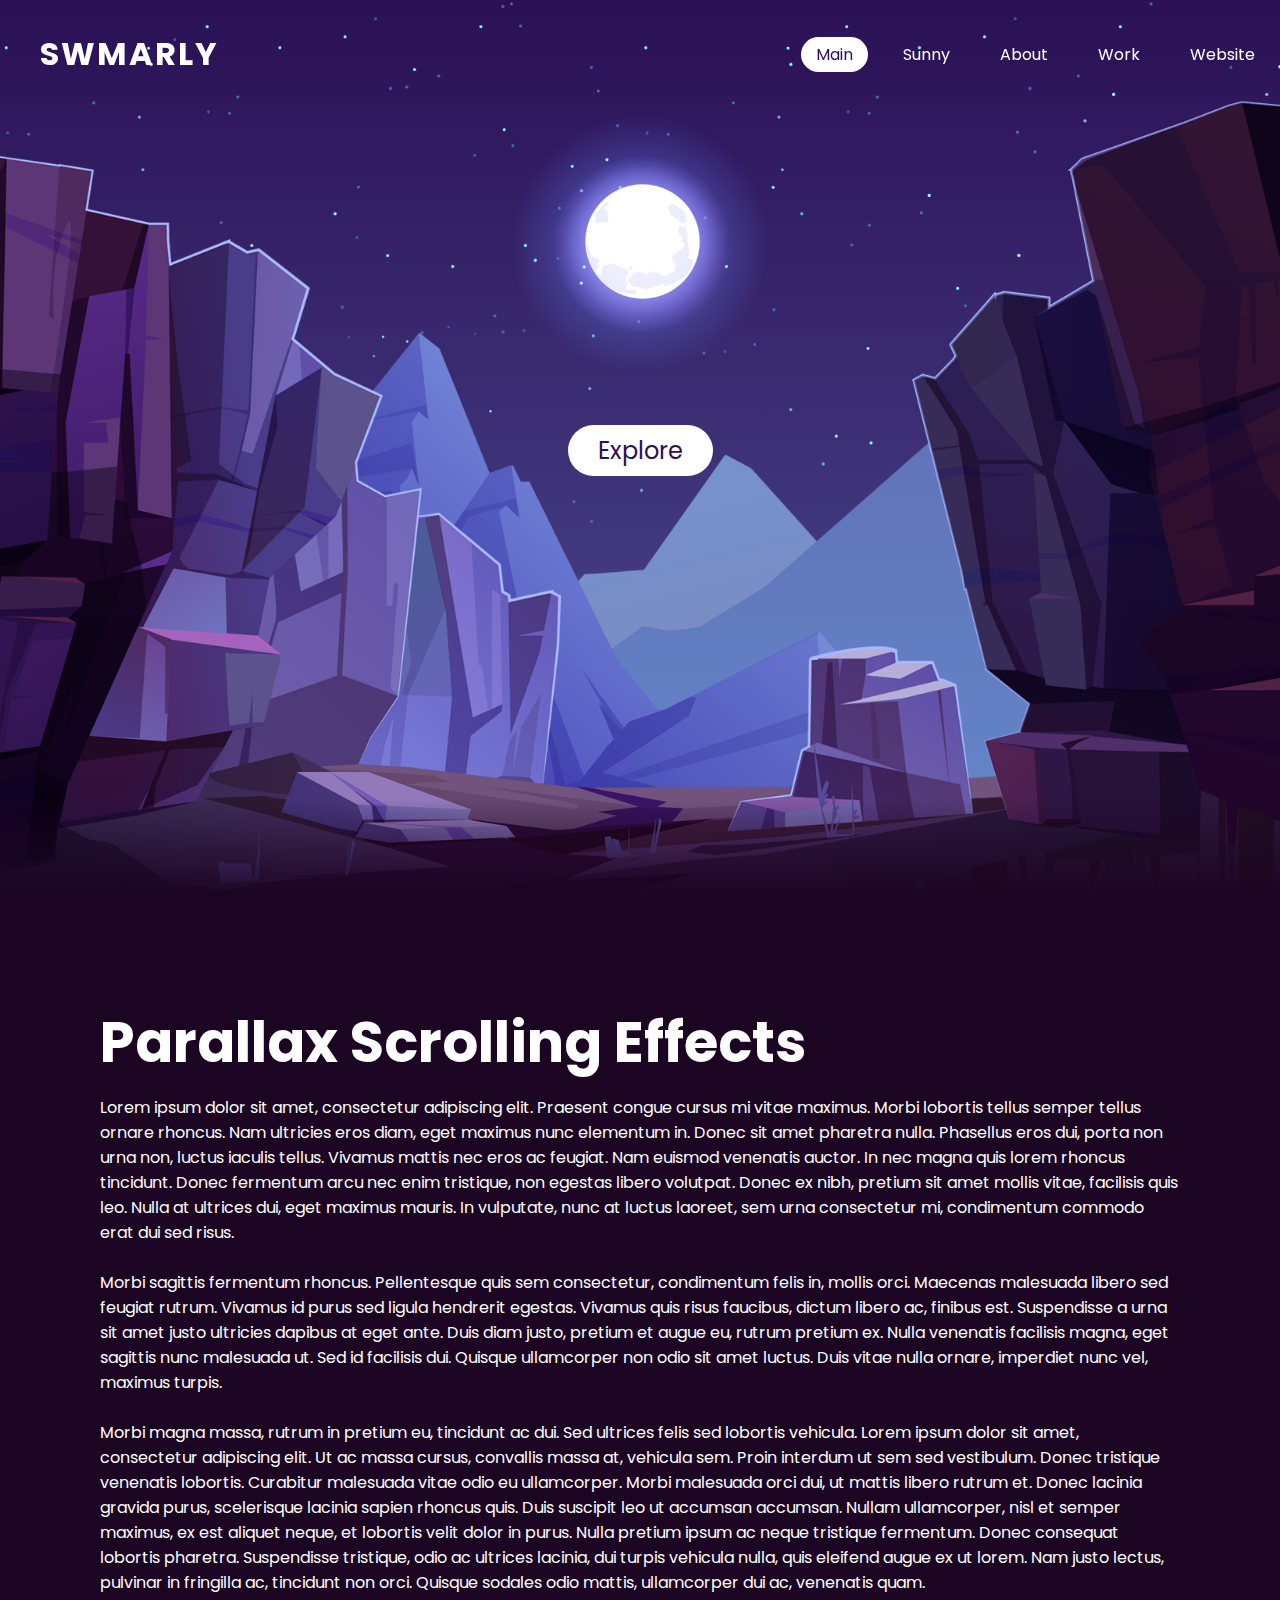
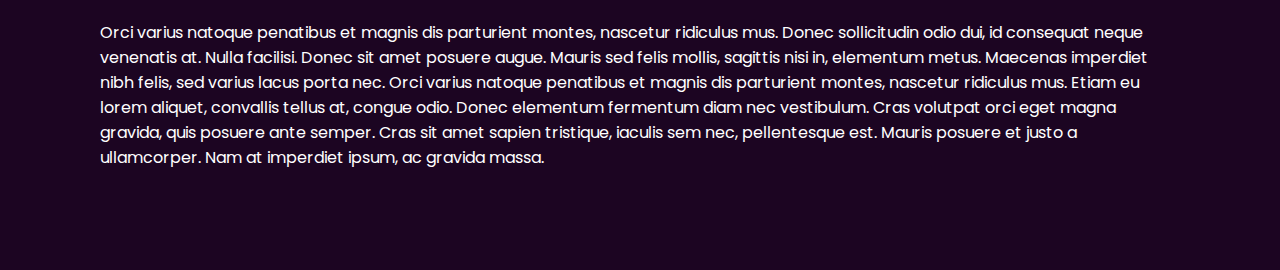
<file: index.html>
<!doctype html>
<html>
<head profile="">
<meta charset="UTF-4">
<link rel="stylesheet" type="text/css" href="styleindex.css">
<script src="js.js"></script>
<title>Swmarly</title>
<link rel="icon" type="image/x-icon" href="logo.png">
</head>

<body style="font-family:arial">
<header>
	<a href="#" class="logo">SWMARLY</a>
	<ul>
		<li><a href="index.html" class="active">Main</a></li>
		<li><a href="sunindex.html">Sunny</a></li>
		<li><a href="about2.html">About</a></li>
		<li><a href="work.html">Work</a></li>
		<li><a href="website.html">Website</a></li>
	</ul>
	</header>
	<section>
	<img src="stars.png" alt="/" id="stars">
	<img src="moon.png" alt="/" id="moon">
	<img src="mountains_behind.png" alt="/" id="mountains_behind">
	<h2 id="text">Moon Light</h2>
	<a href="#sec" id="btn">Explore</a>
		<img src="mountains_front.png" alt="/" id="mountains_front">
	</section>
	<div class="sec" id="sec">
	<h2>Parallax Scrolling Effects</h2>
	<p>Lorem ipsum dolor sit amet, consectetur adipiscing elit. Praesent congue cursus mi vitae maximus. Morbi lobortis tellus semper tellus ornare rhoncus. Nam ultricies eros diam, eget maximus nunc elementum in. Donec sit amet pharetra nulla. Phasellus eros dui, porta non urna non, luctus iaculis tellus. Vivamus mattis nec eros ac feugiat. Nam euismod venenatis auctor. In nec magna quis lorem rhoncus tincidunt. Donec fermentum arcu nec enim tristique, non egestas libero volutpat. Donec ex nibh, pretium sit amet mollis vitae, facilisis quis leo. Nulla at ultrices dui, eget maximus mauris. In vulputate, nunc at luctus laoreet, sem urna consectetur mi, condimentum commodo erat dui sed risus.<br><br>Morbi sagittis fermentum rhoncus. Pellentesque quis sem consectetur, condimentum felis in, mollis orci. Maecenas malesuada libero sed feugiat rutrum. Vivamus id purus sed ligula hendrerit egestas. Vivamus quis risus faucibus, dictum libero ac, finibus est. Suspendisse a urna sit amet justo ultricies dapibus at eget ante. Duis diam justo, pretium et augue eu, rutrum pretium ex. Nulla venenatis facilisis magna, eget sagittis nunc malesuada ut. Sed id facilisis dui. Quisque ullamcorper non odio sit amet luctus. Duis vitae nulla ornare, imperdiet nunc vel, maximus turpis.<br><br>Morbi magna massa, rutrum in pretium eu, tincidunt ac dui. Sed ultrices felis sed lobortis vehicula. Lorem ipsum dolor sit amet, consectetur adipiscing elit. Ut ac massa cursus, convallis massa at, vehicula sem. Proin interdum ut sem sed vestibulum. Donec tristique venenatis lobortis. Curabitur malesuada vitae odio eu ullamcorper. Morbi malesuada orci dui, ut mattis libero rutrum et. Donec lacinia gravida purus, scelerisque lacinia sapien rhoncus quis. Duis suscipit leo ut accumsan accumsan. Nullam ullamcorper, nisl et semper maximus, ex est aliquet neque, et lobortis velit dolor in purus. Nulla pretium ipsum ac neque tristique fermentum. Donec consequat lobortis pharetra. Suspendisse tristique, odio ac ultrices lacinia, dui turpis vehicula nulla, quis eleifend augue ex ut lorem. Nam justo lectus, pulvinar in fringilla ac, tincidunt non orci. Quisque sodales odio mattis, ullamcorper dui ac, venenatis quam.<br><br>Orci varius natoque penatibus et magnis dis parturient montes, nascetur ridiculus mus. Donec sollicitudin odio dui, id consequat neque venenatis at. Nulla facilisi. Donec sit amet posuere augue. Mauris sed felis mollis, sagittis nisi in, elementum metus. Maecenas imperdiet nibh felis, sed varius lacus porta nec. Orci varius natoque penatibus et magnis dis parturient montes, nascetur ridiculus mus. Etiam eu lorem aliquet, convallis tellus at, congue odio. Donec elementum fermentum diam nec vestibulum. Cras volutpat orci eget magna gravida, quis posuere ante semper. Cras sit amet sapien tristique, iaculis sem nec, pellentesque est. Mauris posuere et justo a ullamcorper. Nam at imperdiet ipsum, ac gravida massa.</p>
	</div>

<script>
	let stars = document.getElementById('stars');
	let moon = document.getElementById('moon');
	let mountains_behind = document.getElementById('mountains_behind');
	let text = document.getElementById('text');
	let btn = document.getElementById('btn');
	let mountains_front = document.getElementById('mountains_front');
	let header = document.querySelector('header');
	
	window.addEventListener('scroll',function(){
		let value = window.scrollY;
		stars.style.left = value * 0.25 + 'px';
		moon.style.top = value * 1.05 + 'px';
		mountains_behind.style.top = value * 0.5 + 'px';
		mountains_front.style.top = value * 0 + 'px';
		text.style.marginRight = value * 4 + 'px';
		text.style.marginTop = value * 1.2 + 'px';
		btn.style.marginTop = value * 2.5 + 'px';
		header.style.top = value * 0.5 + 'px';
	})
</script>
</body>
</html>
</file>
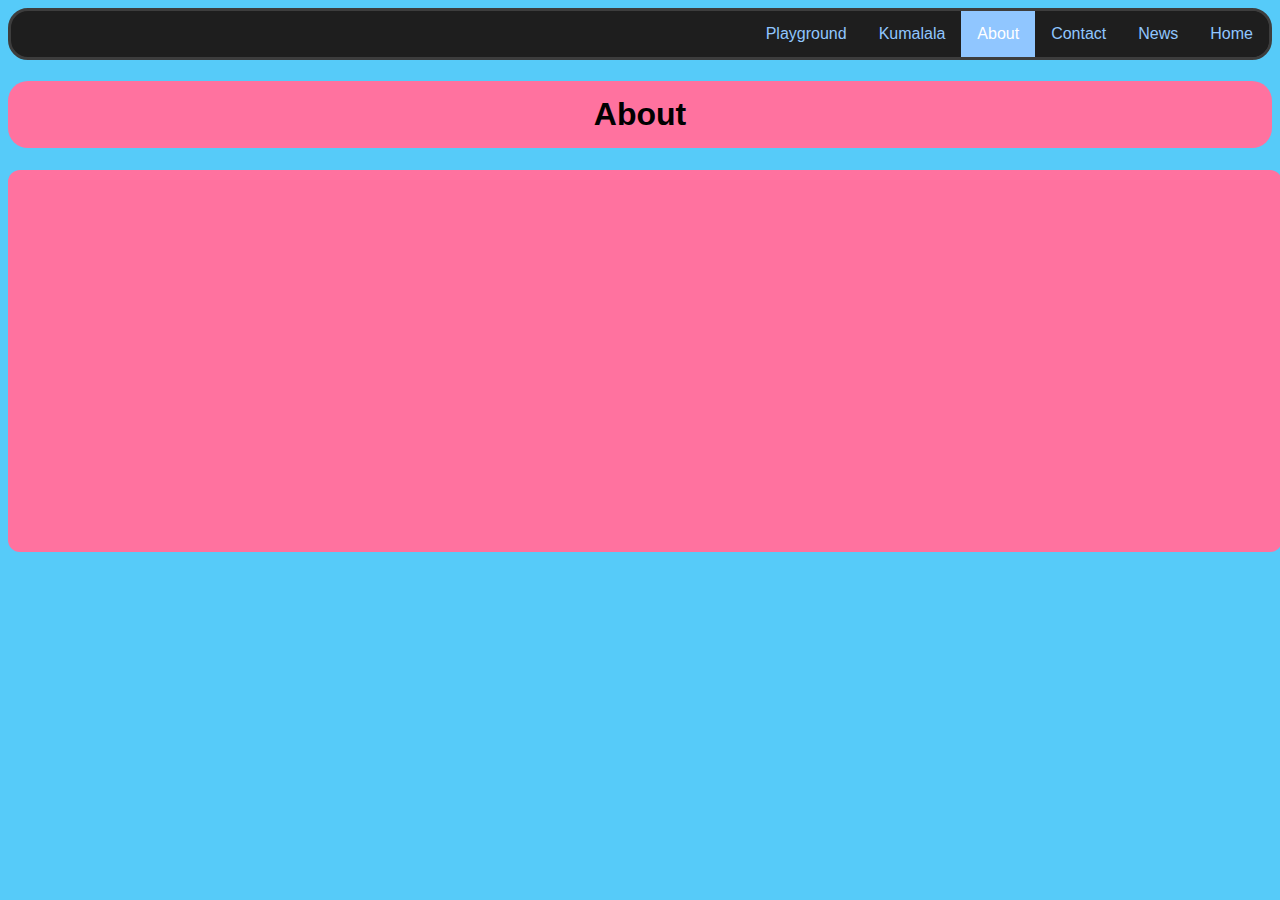
<file: about.html>
<!doctype html>
<html>
<head profile="">
<meta charset="UTF-4">
<link rel="stylesheet" type="text/css" href="style.css">
<link rel="js" type="text/javascript" href="js.js">
<title>Swmarly</title>
<link rel="icon" type="image/x-icon" href="logo.png">
</head>

<body style="font-family:arial">
	<ul>
  <li><a href="home.html">Home</a></li>
  <li><a href="news.html">News</a></li>
  <li><a href="contact.html">Contact</a></li>
  <li><a class="active" href="about.html">About</a></li>
  <li><a href="kumalala.html">Kumalala</a></li>
  <li><a href="playground.html">Playground</a></li>
</ul>
	<h1>About</h1>
<div>
<iframe style="border-radius:12px" src="https://open.spotify.com/embed/track/5IAGwQlID9JAhOplJUS4bj?utm_source=generator" width="100%" height="352" frameBorder="0" allowfullscreen="" allow="autoplay; clipboard-write; encrypted-media; fullscreen; picture-in-picture" loading="lazy"></iframe>
</div>
</body>
</html>
</file>
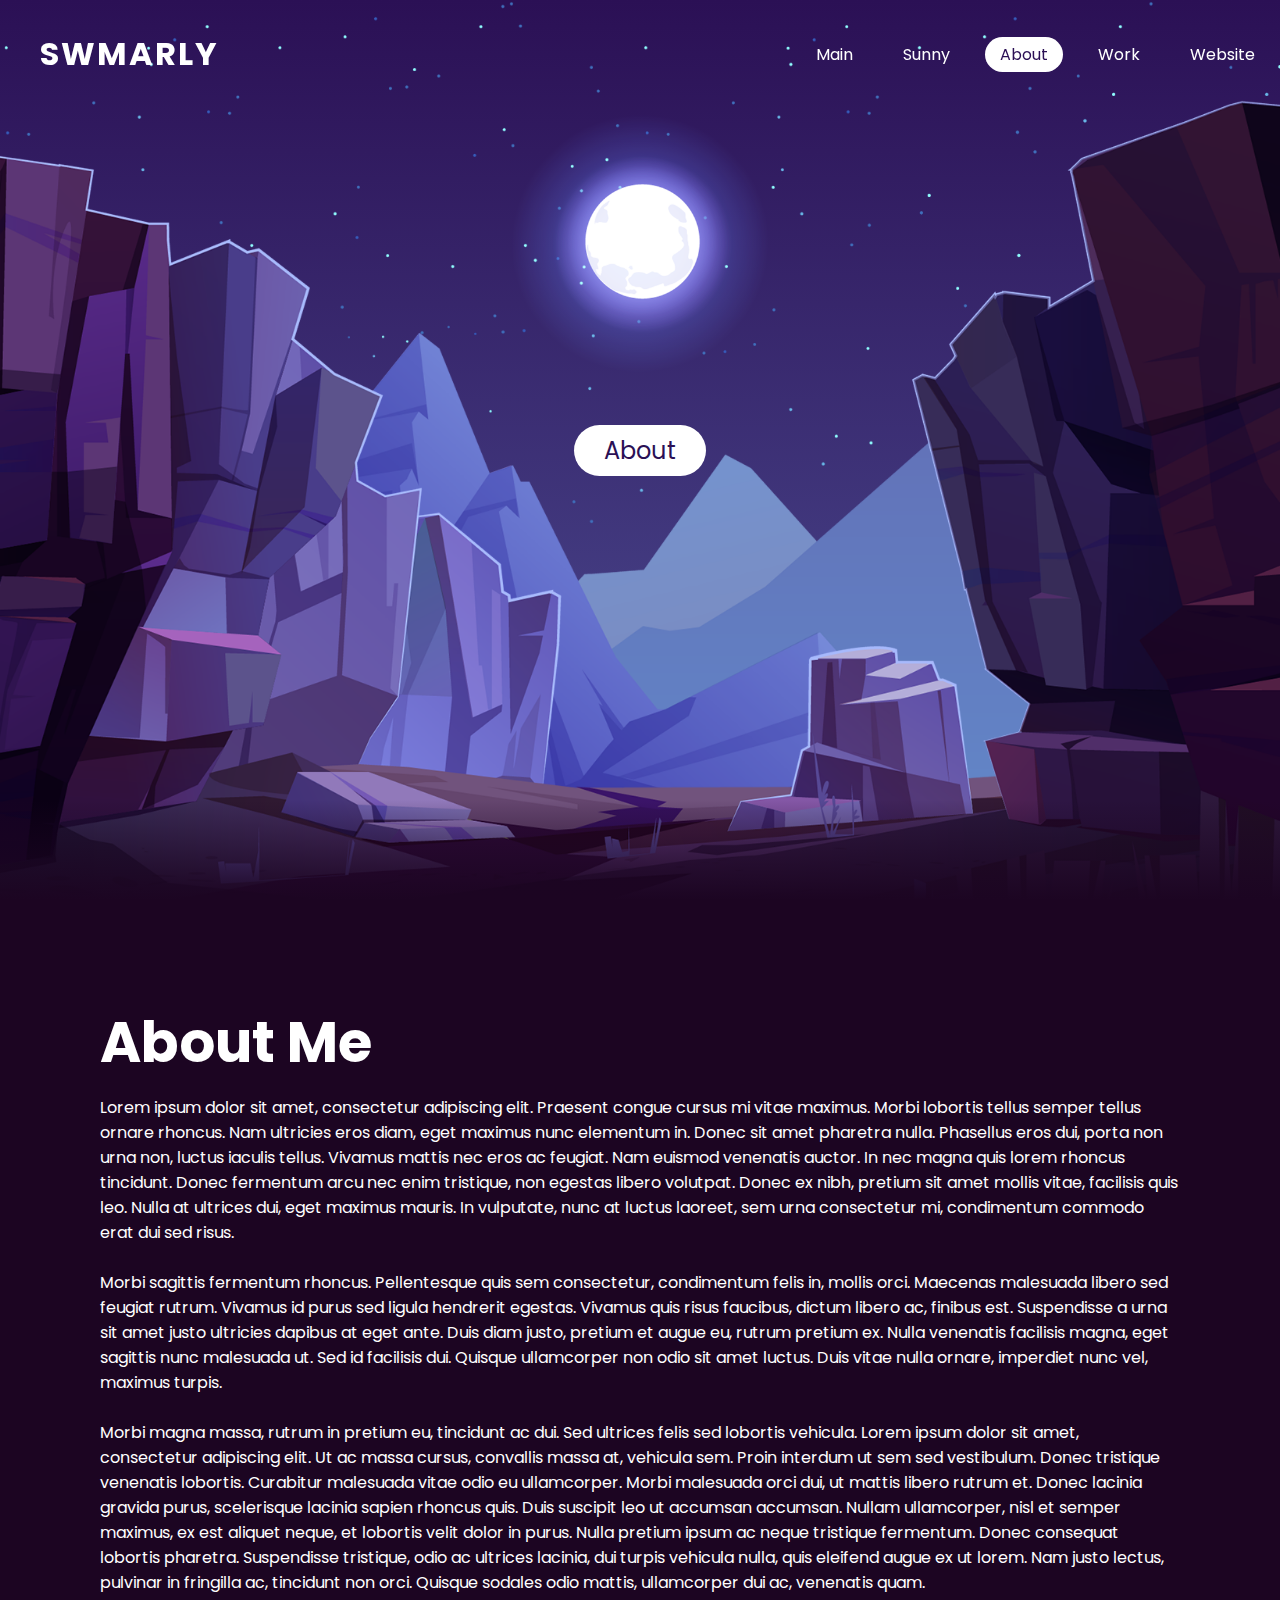
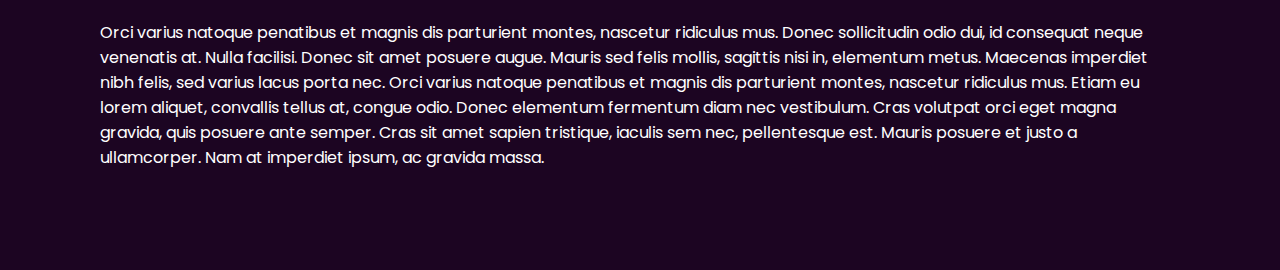
<file: about2.html>
<!doctype html>
<html>
<head profile="">
<meta charset="UTF-4">
<link rel="stylesheet" type="text/css" href="styleindex.css">
<script src="js.js"></script>
<title>Swmarly</title>
<link rel="icon" type="image/x-icon" href="logo.png">
</head>

<body style="font-family:arial">
<header>
	<a href="#" class="logo">SWMARLY</a>
	<ul>
		<li><a href="index.html">Main</a></li>
		<li><a href="sunindex.html">Sunny</a></li>
		<li><a href="about2.html" class="active">About</a></li>
		<li><a href="work.html">Work</a></li>
		<li><a href="website.html">Website</a></li>
	</ul>
	</header>
	<section>
	<img src="stars.png" alt="/" id="stars">
	<img src="moon.png" alt="/" id="moon">
	<img src="mountains_behind.png" alt="/" id="mountains_behind">
	<h2 id="text">Moon Light</h2>
	<a href="#sec" id="btn">About</a>
		<img src="mountains_front.png" alt="/" id="mountains_front">
	</section>
	<div class="sec" id="sec">
	<h2>About Me</h2>
	<p>Lorem ipsum dolor sit amet, consectetur adipiscing elit. Praesent congue cursus mi vitae maximus. Morbi lobortis tellus semper tellus ornare rhoncus. Nam ultricies eros diam, eget maximus nunc elementum in. Donec sit amet pharetra nulla. Phasellus eros dui, porta non urna non, luctus iaculis tellus. Vivamus mattis nec eros ac feugiat. Nam euismod venenatis auctor. In nec magna quis lorem rhoncus tincidunt. Donec fermentum arcu nec enim tristique, non egestas libero volutpat. Donec ex nibh, pretium sit amet mollis vitae, facilisis quis leo. Nulla at ultrices dui, eget maximus mauris. In vulputate, nunc at luctus laoreet, sem urna consectetur mi, condimentum commodo erat dui sed risus.<br><br>Morbi sagittis fermentum rhoncus. Pellentesque quis sem consectetur, condimentum felis in, mollis orci. Maecenas malesuada libero sed feugiat rutrum. Vivamus id purus sed ligula hendrerit egestas. Vivamus quis risus faucibus, dictum libero ac, finibus est. Suspendisse a urna sit amet justo ultricies dapibus at eget ante. Duis diam justo, pretium et augue eu, rutrum pretium ex. Nulla venenatis facilisis magna, eget sagittis nunc malesuada ut. Sed id facilisis dui. Quisque ullamcorper non odio sit amet luctus. Duis vitae nulla ornare, imperdiet nunc vel, maximus turpis.<br><br>Morbi magna massa, rutrum in pretium eu, tincidunt ac dui. Sed ultrices felis sed lobortis vehicula. Lorem ipsum dolor sit amet, consectetur adipiscing elit. Ut ac massa cursus, convallis massa at, vehicula sem. Proin interdum ut sem sed vestibulum. Donec tristique venenatis lobortis. Curabitur malesuada vitae odio eu ullamcorper. Morbi malesuada orci dui, ut mattis libero rutrum et. Donec lacinia gravida purus, scelerisque lacinia sapien rhoncus quis. Duis suscipit leo ut accumsan accumsan. Nullam ullamcorper, nisl et semper maximus, ex est aliquet neque, et lobortis velit dolor in purus. Nulla pretium ipsum ac neque tristique fermentum. Donec consequat lobortis pharetra. Suspendisse tristique, odio ac ultrices lacinia, dui turpis vehicula nulla, quis eleifend augue ex ut lorem. Nam justo lectus, pulvinar in fringilla ac, tincidunt non orci. Quisque sodales odio mattis, ullamcorper dui ac, venenatis quam.<br><br>Orci varius natoque penatibus et magnis dis parturient montes, nascetur ridiculus mus. Donec sollicitudin odio dui, id consequat neque venenatis at. Nulla facilisi. Donec sit amet posuere augue. Mauris sed felis mollis, sagittis nisi in, elementum metus. Maecenas imperdiet nibh felis, sed varius lacus porta nec. Orci varius natoque penatibus et magnis dis parturient montes, nascetur ridiculus mus. Etiam eu lorem aliquet, convallis tellus at, congue odio. Donec elementum fermentum diam nec vestibulum. Cras volutpat orci eget magna gravida, quis posuere ante semper. Cras sit amet sapien tristique, iaculis sem nec, pellentesque est. Mauris posuere et justo a ullamcorper. Nam at imperdiet ipsum, ac gravida massa.</p>
	</div>

<script>
	let stars = document.getElementById('stars');
	let moon = document.getElementById('moon');
	let mountains_behind = document.getElementById('mountains_behind');
	let text = document.getElementById('text');
	let btn = document.getElementById('btn');
	let mountains_front = document.getElementById('mountains_front');
	let header = document.querySelector('header');
	
	window.addEventListener('scroll',function(){
		let value = window.scrollY;
		stars.style.left = value * 0.25 + 'px';
		moon.style.top = value * 1.05 + 'px';
		mountains_behind.style.top = value * 0.5 + 'px';
		mountains_front.style.top = value * 0 + 'px';
		text.style.marginRight = value * 4 + 'px';
		text.style.marginTop = value * 1.2 + 'px';
		btn.style.marginTop = value * 2.5 + 'px';
		header.style.top = value * 0.5 + 'px';
	})
</script>
</body>
</html>
</file>
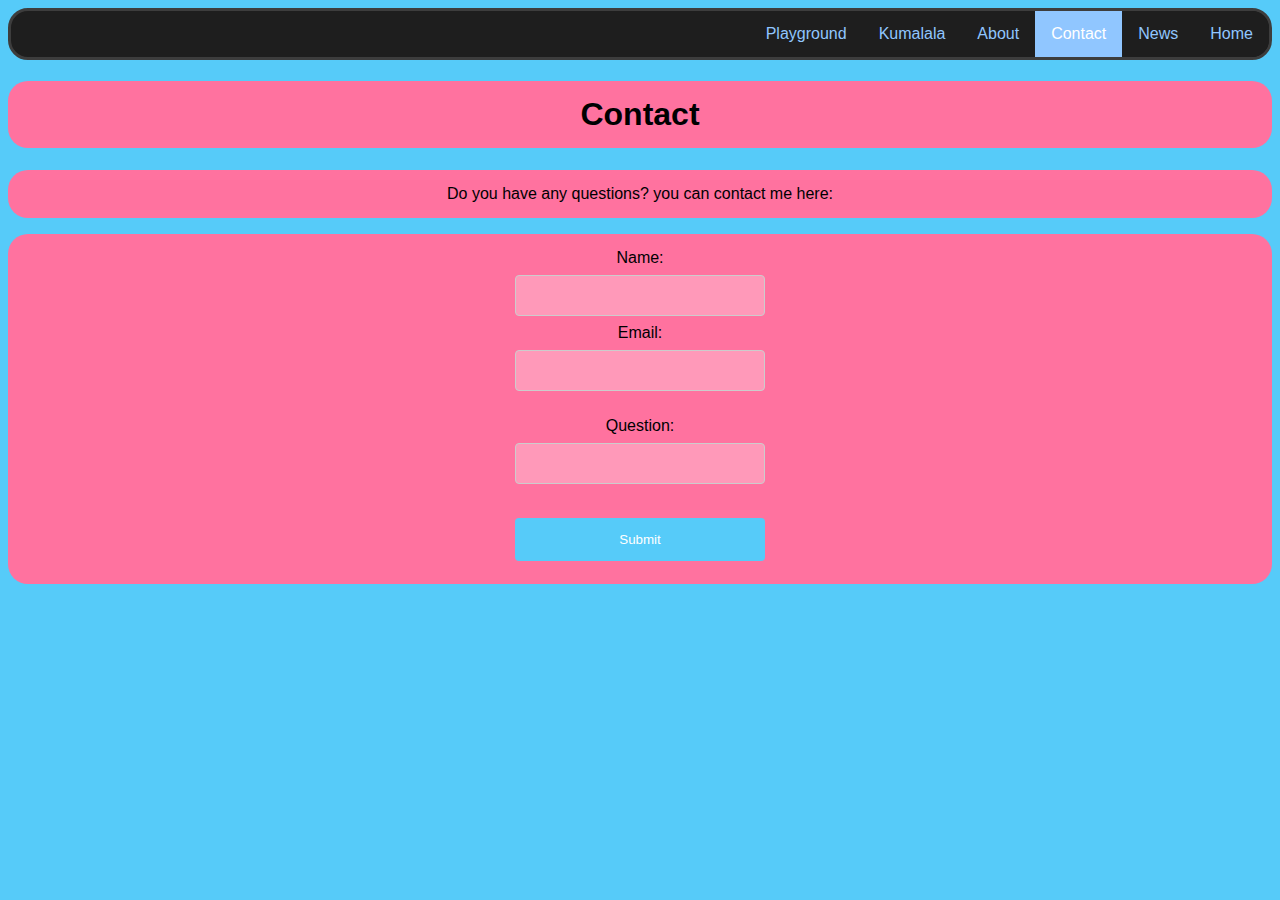
<file: contact.html>
<!doctype html>
<html>
<head profile="">
<meta charset="UTF-4">
<link rel="stylesheet" type="text/css" href="style.css">
<link rel="js" type="text/javascript" href="js.js">
<title>Swmarly</title>
<link rel="icon" type="image/x-icon" href="logo.png">
</head>

<body style="font-family:arial">
	<ul>
  <li><a href="home.html">Home</a></li>
  <li><a href="news.html">News</a></li>
  <li><a class="active" href="contact.html">Contact</a></li>
  <li><a href="about.html">About</a></li>
  <li><a href="kumalala.html">Kumalala</a></li>
  <li><a href="playground.html">Playground</a></li>
</ul>
<h1>Contact</h1>
	<p>Do you have any questions? you can contact me here:</p>
<div>
<form action="contacted.html">
  <label for="fname">Name:</label><br>
  <input type="text" id="fname" name="fname" value="" required><br>
  <label for="email">Email:</label><br>
  <input  type="email" id="email" name="email" value="" required><br><br>
  <label for="quesion">Question:</label><br>
  <input type="textarea" id="question" name="question" value="" required><br><br>
  <input type="submit" value="Submit">
</form>
	</div>
<script>
function RequiredText() {
  var x = document.getElementById("myText").required;
  document.getElementById("demo").innerHTML = x;
}
</script>
</body>
</html>
</file>
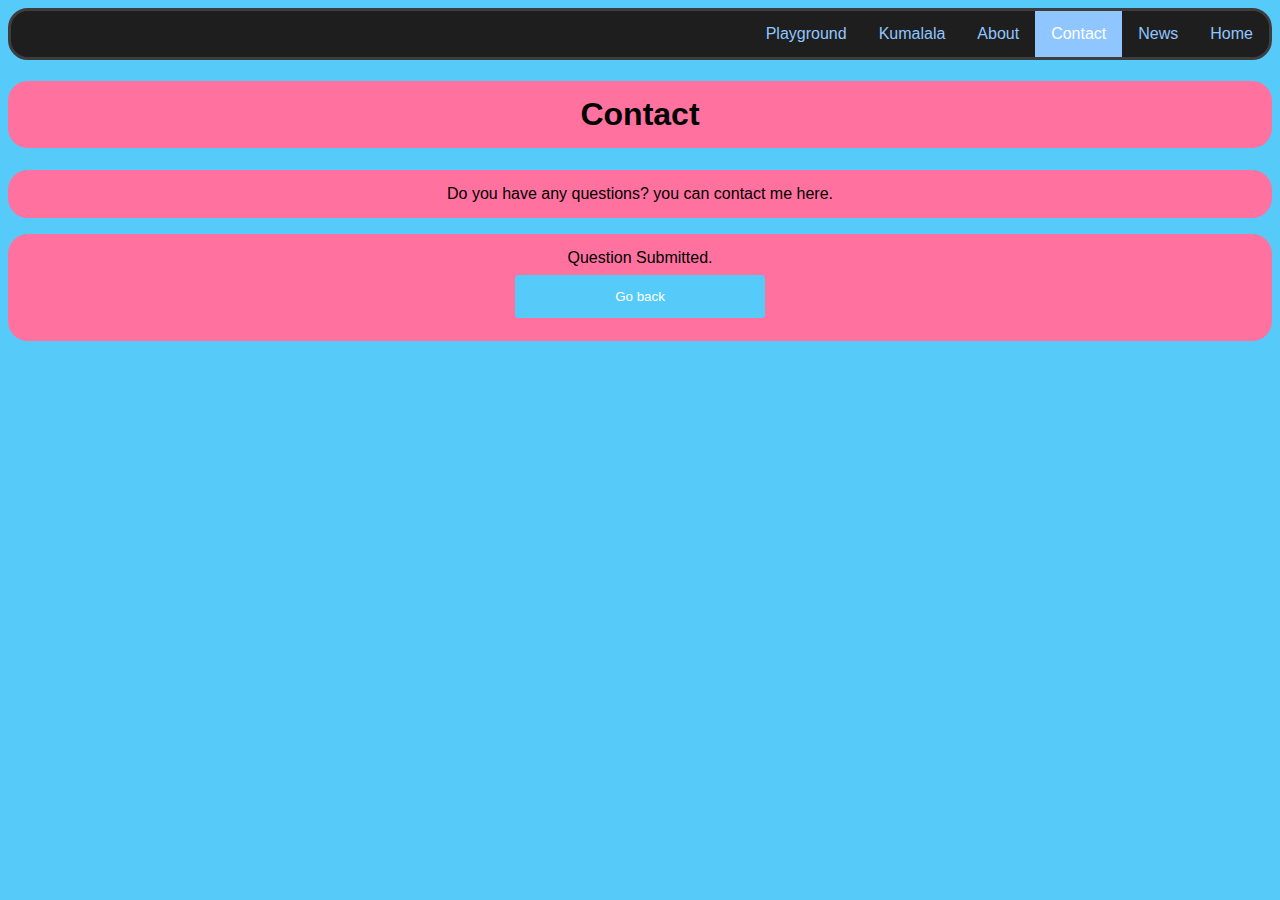
<file: contacted.html>
<!doctype html>
<html>
<head profile="">
<meta charset="UTF-4">
<link rel="stylesheet" type="text/css" href="style.css">
<link rel="js" type="text/javascript" href="js.js">
<title>Swmarly</title>
<link rel="icon" type="image/x-icon" href="logo.png">
</head>

<body style="font-family:arial">
	<ul>
  <li><a href="home.html">Home</a></li>
  <li><a href="news.html">News</a></li>
  <li><a class="active" href="contact.html">Contact</a></li>
  <li><a href="about.html">About</a></li>
  <li><a href="kumalala.html">Kumalala</a></li>
  <li><a href="playground.html">Playground</a></li>
</ul>
<h1>Contact</h1>
	<p>Do you have any questions? you can contact me here.</p>
<div align="center">
<form action="contact.html">
  <label for="fname">Question Submitted.</label><br>
  <input type="submit" value="Go back">
</form>
	</div>
</body>
</html>
</file>
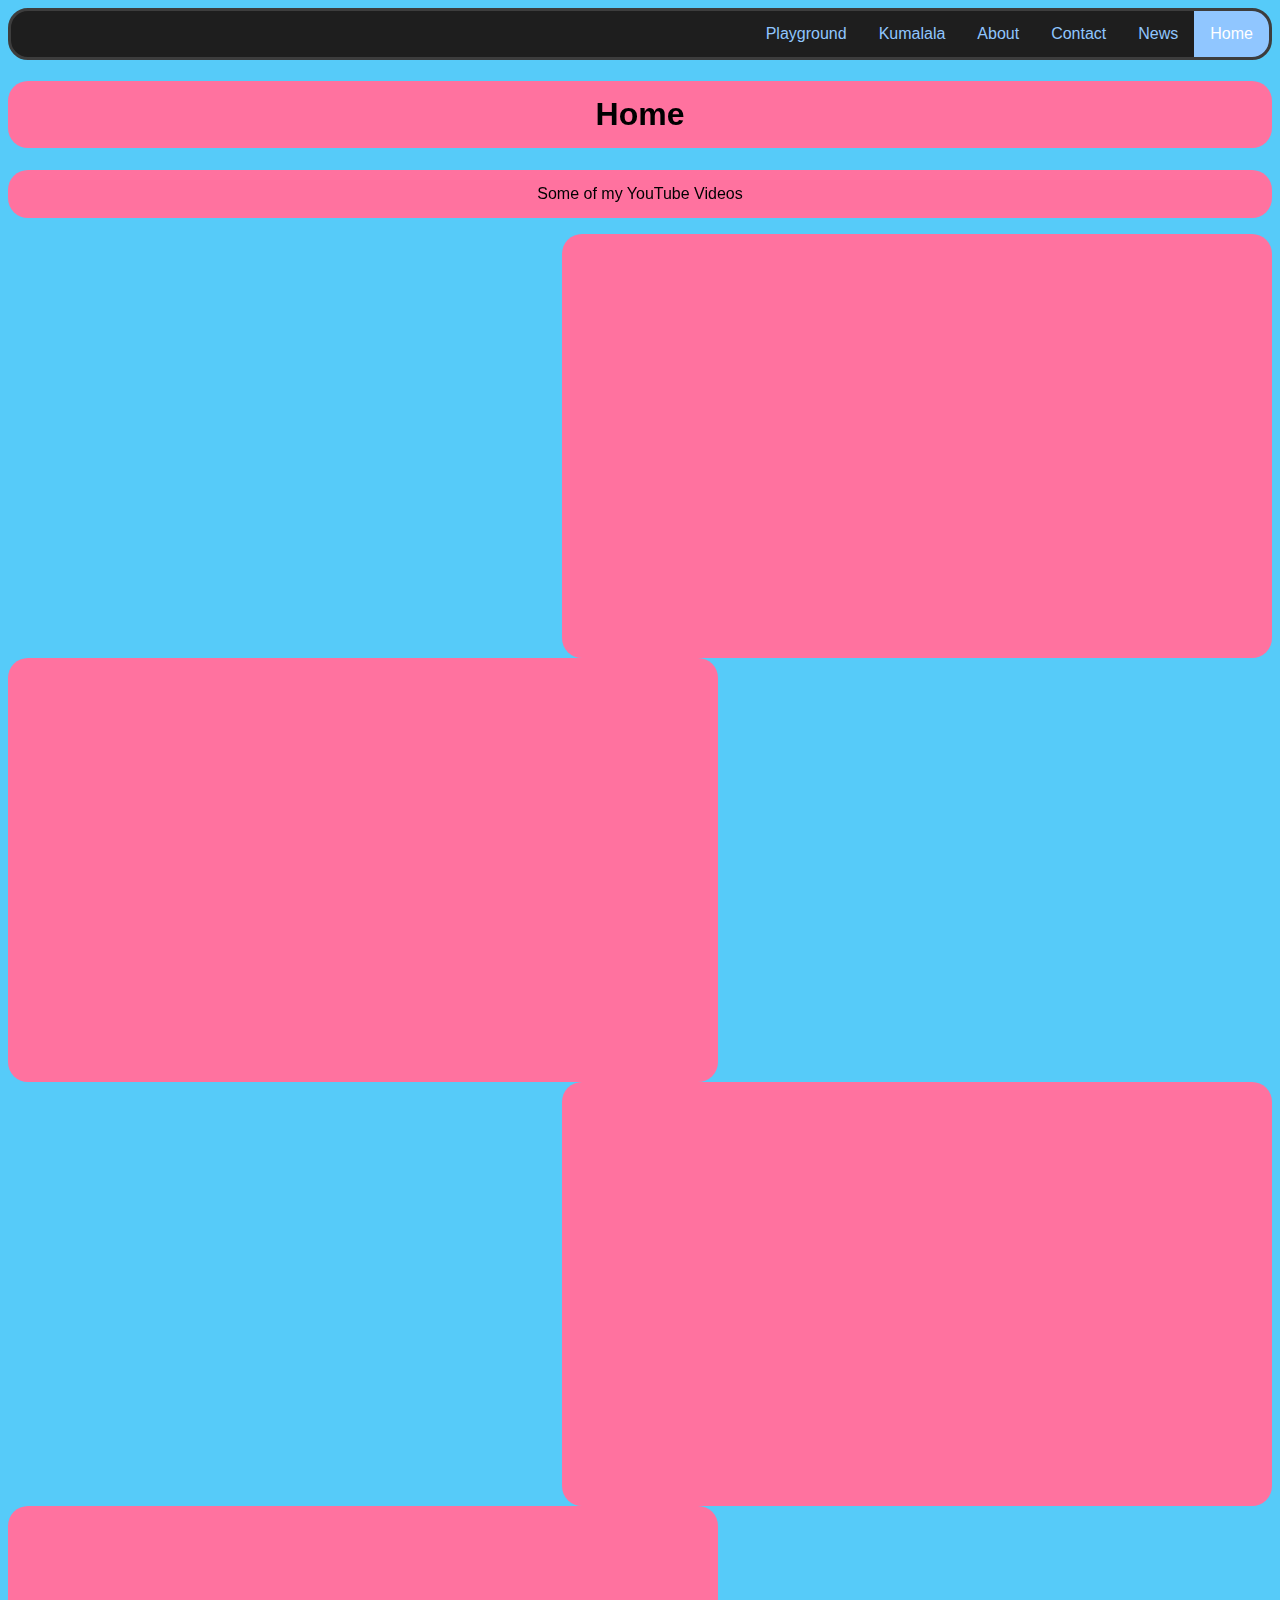
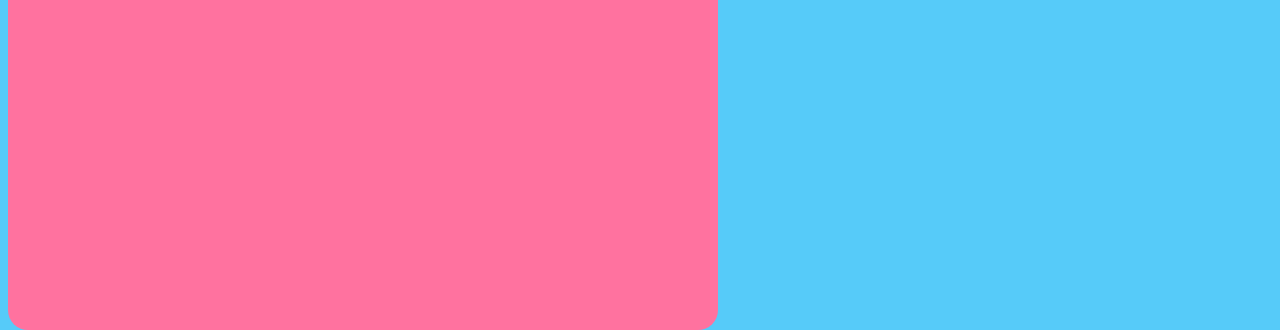
<file: home.html>
<!doctype html>
<html>
<head profile="">
<meta charset="UTF-4">
<link rel="stylesheet" type="text/css" href="style.css">
<link rel="js" type="text/javascript" href="js.js">
<title>Swmarly</title>
<link rel="icon" type="image/x-icon" href="logo.png">
</head>

<body style="font-family:arial">
	<ul>
  <li><a class="active" href="home.html">Home</a></li>
  <li><a href="news.html">News</a></li>
  <li><a href="contact.html">Contact</a></li>
  <li><a href="about.html">About</a></li>
  <li><a href="kumalala.html">Kumalala</a></li>
  <li><a href="playground.html">Playground</a></li>
</ul>
<h1>Home</h1>
<p>Some of my YouTube Videos</p>
<div>
<iframe align="right" width="700" height="394"
src="https://www.youtube.com/embed/bDbVpTn_dko">
</iframe>
<iframe align="left" width="700" height="394"
src="https://www.youtube.com/embed/kKHM7F_cerE">
</iframe>
</div>
<div>
<iframe align="right" width="700" height="394"
src="https://www.youtube.com/embed/EklJhf-uvbU">
</iframe>
<iframe align="left" width="700" height="394"
src="https://www.youtube.com/embed/2DF1YyeiGmI">
</iframe>
</div>
</body>
</html>
</file>
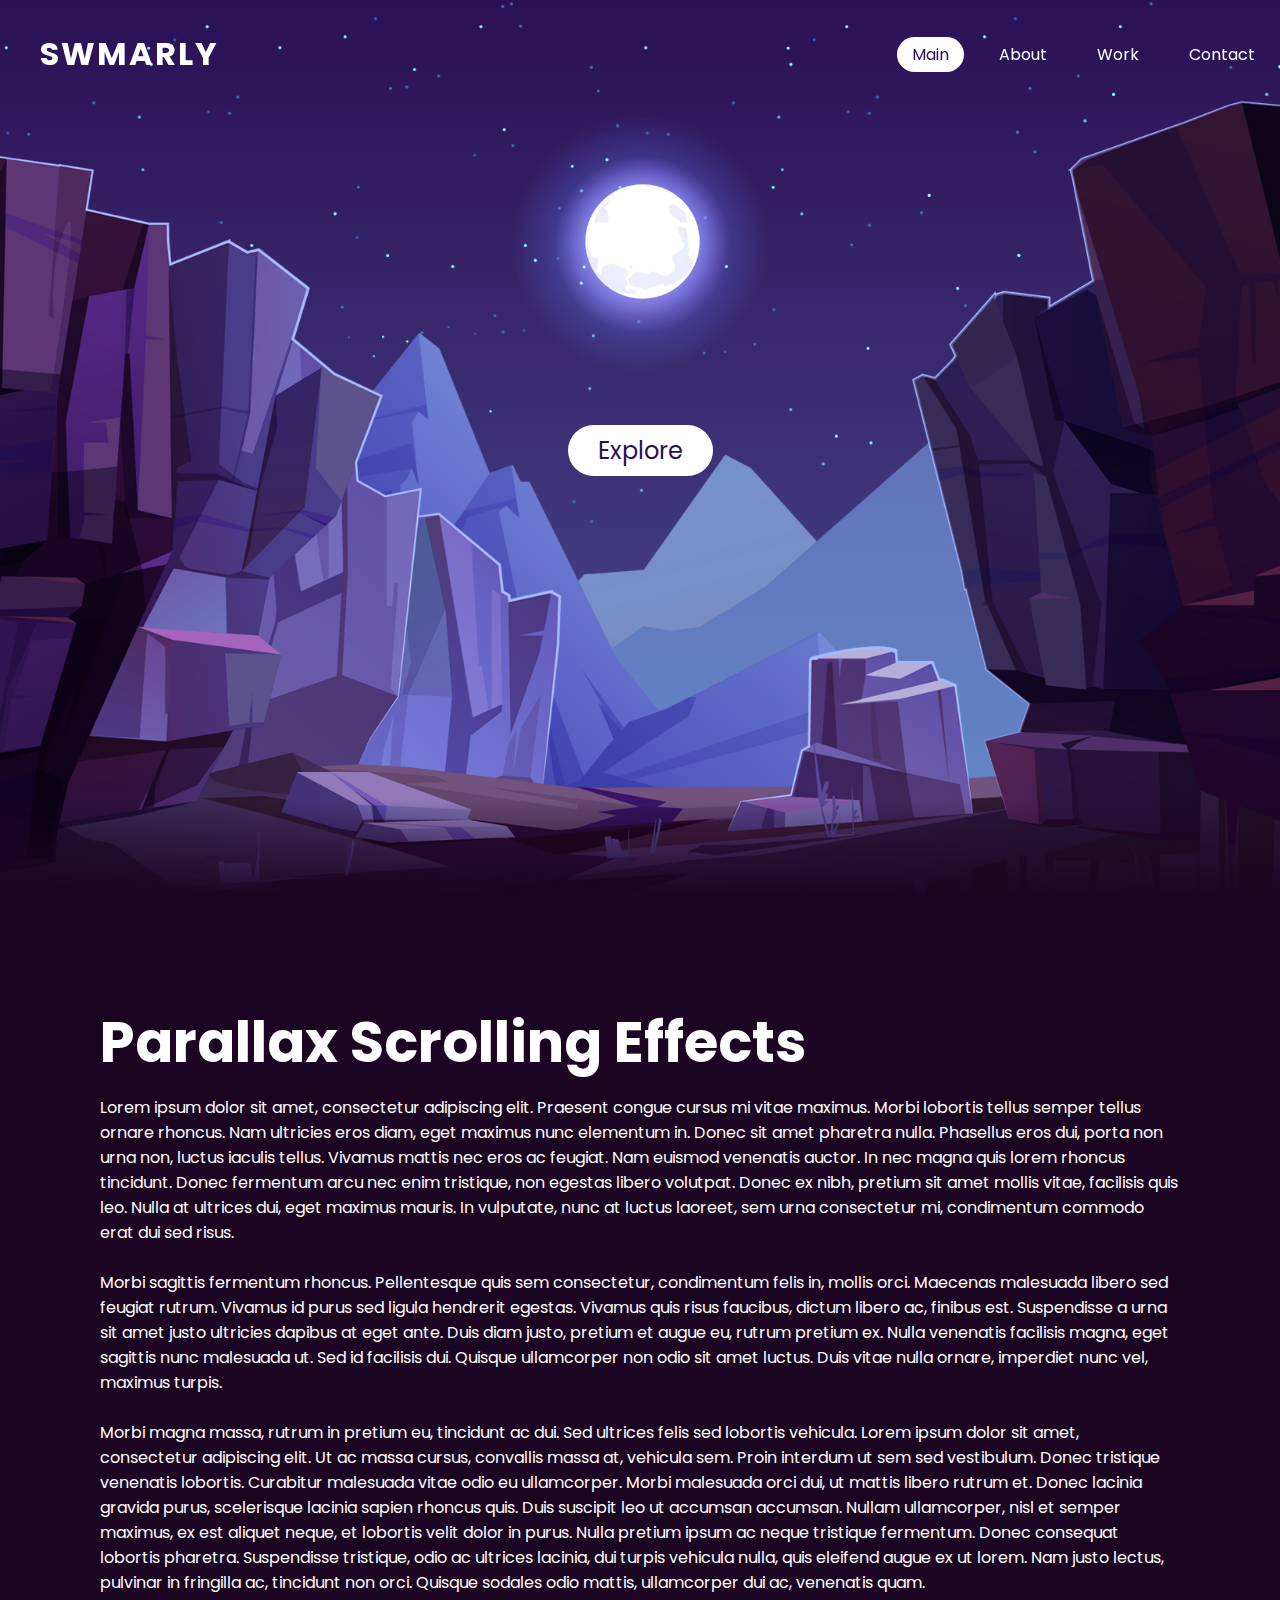
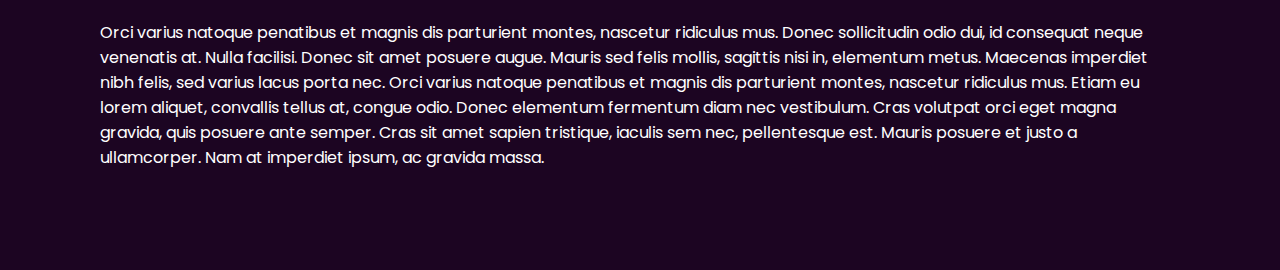
<file: index copy.html>
<!doctype html>
<html>
<head profile="">
<meta charset="UTF-4">
<link rel="stylesheet" type="text/css" href="styleindex.css">
<script src="js.js"></script>
<title>Swmarly</title>
<link rel="icon" type="image/x-icon" href="logo.png">
</head>

<body style="font-family:arial">
<header>
	<a href="#" class="logo">SWMARLY</a>
	<ul>
		<li><a href="#" class="active">Main</a></li>
		<li><a href="#">About</a></li>
		<li><a href="#">Work</a></li>
		<li><a href="#">Contact</a></li>
	</ul>
	</header>
	<section>
	<img src="stars.png" alt="/" id="stars">
	<img src="moon.png" alt="/" id="moon">
	<img src="mountains_behind.png" alt="/" id="mountains_behind">
	<h2 id="text">Moon Light</h2>
	<a href="#sec" id="btn">Explore</a>
		<img src="mountains_front.png" alt="/" id="mountains_front">
	</section>
	<div class="sec" id="sec">
	<h2>Parallax Scrolling Effects</h2>
	<p>Lorem ipsum dolor sit amet, consectetur adipiscing elit. Praesent congue cursus mi vitae maximus. Morbi lobortis tellus semper tellus ornare rhoncus. Nam ultricies eros diam, eget maximus nunc elementum in. Donec sit amet pharetra nulla. Phasellus eros dui, porta non urna non, luctus iaculis tellus. Vivamus mattis nec eros ac feugiat. Nam euismod venenatis auctor. In nec magna quis lorem rhoncus tincidunt. Donec fermentum arcu nec enim tristique, non egestas libero volutpat. Donec ex nibh, pretium sit amet mollis vitae, facilisis quis leo. Nulla at ultrices dui, eget maximus mauris. In vulputate, nunc at luctus laoreet, sem urna consectetur mi, condimentum commodo erat dui sed risus.<br><br>Morbi sagittis fermentum rhoncus. Pellentesque quis sem consectetur, condimentum felis in, mollis orci. Maecenas malesuada libero sed feugiat rutrum. Vivamus id purus sed ligula hendrerit egestas. Vivamus quis risus faucibus, dictum libero ac, finibus est. Suspendisse a urna sit amet justo ultricies dapibus at eget ante. Duis diam justo, pretium et augue eu, rutrum pretium ex. Nulla venenatis facilisis magna, eget sagittis nunc malesuada ut. Sed id facilisis dui. Quisque ullamcorper non odio sit amet luctus. Duis vitae nulla ornare, imperdiet nunc vel, maximus turpis.<br><br>Morbi magna massa, rutrum in pretium eu, tincidunt ac dui. Sed ultrices felis sed lobortis vehicula. Lorem ipsum dolor sit amet, consectetur adipiscing elit. Ut ac massa cursus, convallis massa at, vehicula sem. Proin interdum ut sem sed vestibulum. Donec tristique venenatis lobortis. Curabitur malesuada vitae odio eu ullamcorper. Morbi malesuada orci dui, ut mattis libero rutrum et. Donec lacinia gravida purus, scelerisque lacinia sapien rhoncus quis. Duis suscipit leo ut accumsan accumsan. Nullam ullamcorper, nisl et semper maximus, ex est aliquet neque, et lobortis velit dolor in purus. Nulla pretium ipsum ac neque tristique fermentum. Donec consequat lobortis pharetra. Suspendisse tristique, odio ac ultrices lacinia, dui turpis vehicula nulla, quis eleifend augue ex ut lorem. Nam justo lectus, pulvinar in fringilla ac, tincidunt non orci. Quisque sodales odio mattis, ullamcorper dui ac, venenatis quam.<br><br>Orci varius natoque penatibus et magnis dis parturient montes, nascetur ridiculus mus. Donec sollicitudin odio dui, id consequat neque venenatis at. Nulla facilisi. Donec sit amet posuere augue. Mauris sed felis mollis, sagittis nisi in, elementum metus. Maecenas imperdiet nibh felis, sed varius lacus porta nec. Orci varius natoque penatibus et magnis dis parturient montes, nascetur ridiculus mus. Etiam eu lorem aliquet, convallis tellus at, congue odio. Donec elementum fermentum diam nec vestibulum. Cras volutpat orci eget magna gravida, quis posuere ante semper. Cras sit amet sapien tristique, iaculis sem nec, pellentesque est. Mauris posuere et justo a ullamcorper. Nam at imperdiet ipsum, ac gravida massa.</p>
	</div>

<script>
	let stars = document.getElementById('stars');
	let moon = document.getElementById('moon');
	let mountains_behind = document.getElementById('mountains_behind');
	let text = document.getElementById('text');
	let btn = document.getElementById('btn');
	let mountains_front = document.getElementById('mountains_front');
	let header = document.querySelector('header');
	
	window.addEventListener('scroll',function(){
		let value = window.scrollY;
		stars.style.left = value * 0.25 + 'px';
		moon.style.top = value * 1.05 + 'px';
		mountains_behind.style.top = value * 0.5 + 'px';
		mountains_front.style.top = value * 0 + 'px';
		text.style.marginRight = value * 4 + 'px';
		text.style.marginTop = value * 1.2 + 'px';
		btn.style.marginTop = value * 2.5 + 'px';
		header.style.top = value * 0.5 + 'px';
	})
</script>
</body>
</html>
</file>
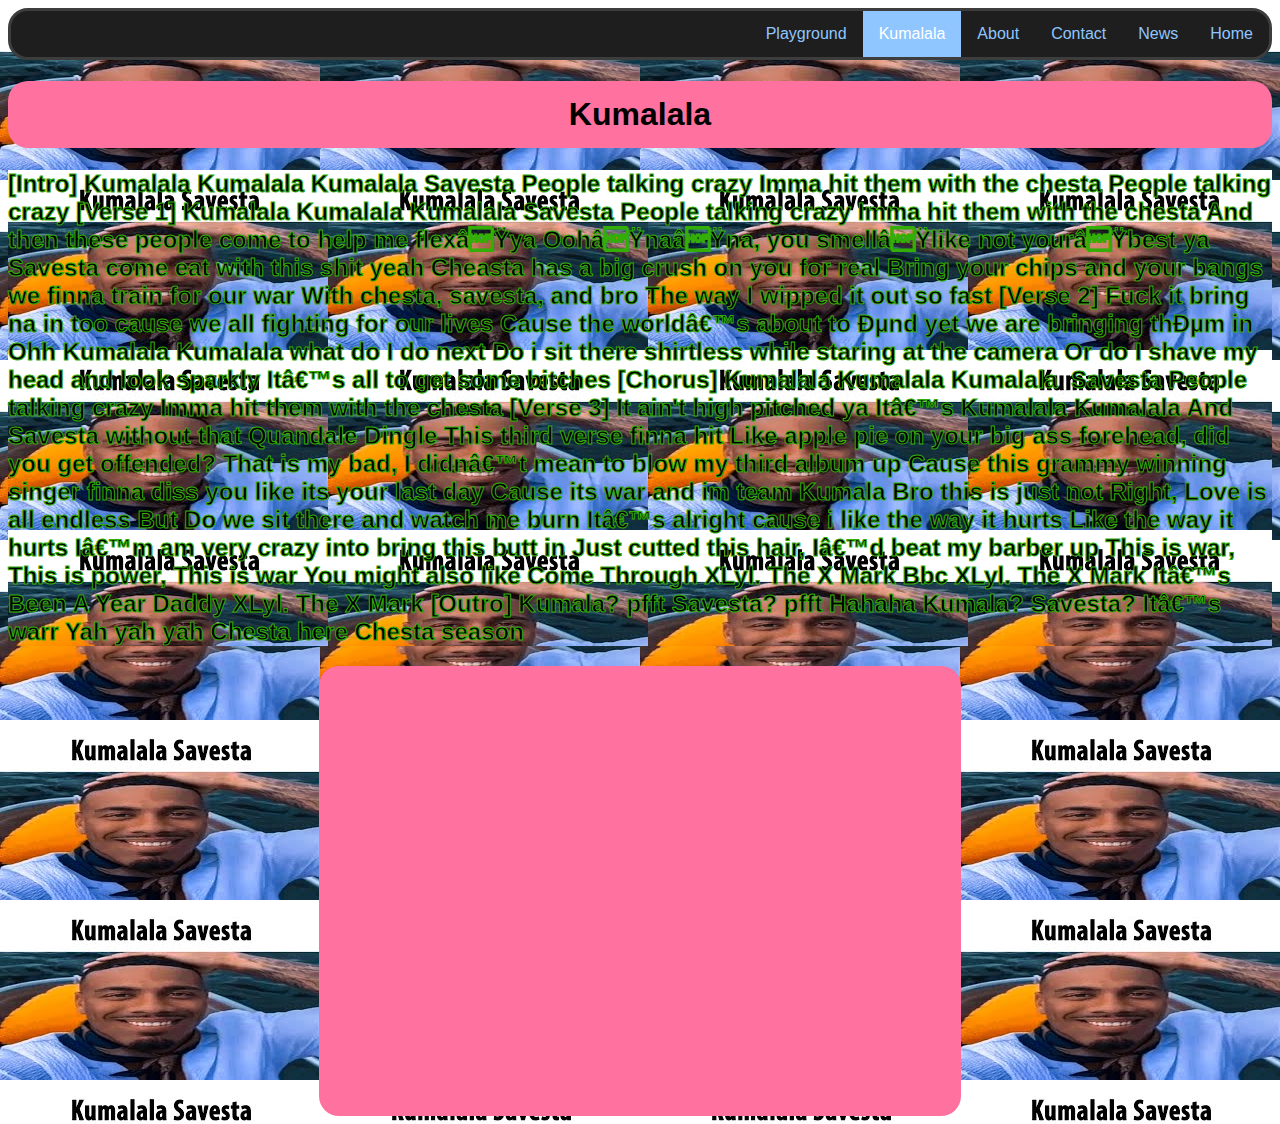
<file: kumalala.html>
<!doctype html>
<html>
<head>
<meta charset="UTF-4">
<link rel="stylesheet" type="text/css" href="style.css">
<link rel="js" type="text/javascript" href="js.js">
<title>Swmarly</title>
<link rel="icon" type="image/x-icon" href="logo.png">
</head>

<body style="font-family:arial">
<ul>
  <li><a href="home.html">Home</a></li>
  <li><a href="news.html">News</a></li>
  <li><a href="contact.html">Contact</a></li>
  <li><a href="about.html">About</a></li>
  <li><a class="active" href="kumalala.html">Kumalala</a></li>
  <li><a href="playground.html">Playground</a></li>
</ul>
	<h1>Kumalala</h1>
<style>
body {
  background-image: url('kumalala.jpg');
}
</style>
<h2 style="background-image: url('kumalala.jpg');">
[Intro] Kumalala Kumalala Kumalala Savesta People talking crazy Imma hit them with the chesta People talking crazy [Verse 1] Kumalala Kumalala Kumalala Savesta People talking crazy Imma hit them with the chesta And then these people come to help me flex ya Ooh na na, you smell like not your best ya Savesta come eat with this shit yeah Cheasta has a big crush on you for real Bring your chips and your bangs we finna train for our war With chesta, savesta, and bro The way I wipped it out so fast [Verse 2] Fuck it bring na in too cause we all fighting for our lives Cause the world’s about to еnd yet we are bringing thеm in Ohh Kumalala Kumalala what do I do next Do i sit there shirtless while staring at the camera Or do I shave my head and look sparkly It’s all to get some bitches [Chorus] Kumalala Kumalala Kumalala &#x2028;Savesta People talking crazy Imma hit them with the chesta [Verse 3] It ain't high pitched ya It’s Kumalala Kumalala And Savesta without that Quandale Dingle This third verse finna hit Like apple pie on your big ass forehead, did you get offended? That is my bad, I didn’t mean to blow my third album up Cause this grammy winning singer finna diss you like its your last day Cause its war and im team Kumala Bro this is just not Right, Love is all endless But Do we sit there and watch me burn It’s alright cause i like the way it hurts Like the way it hurts I’m am very crazy into bring this butt in Just cutted this hair, I’d beat my barber up This is war, This is power, This is war You might also like Come Through XLyl. The X Mark Bbc XLyl. The X Mark It’s Been A Year Daddy XLyl. The X Mark [Outro] Kumala? pfft Savesta? pfft Hahaha Kumala? Savesta? It’s warr Yah yah yah Chesta here Chesta season</h2>
<div>
<iframe class="center" width="420" height="420"
src="https://www.youtube.com/embed/g24JzF1mMNg">
</iframe>
</div>


</body>
</html>
</file>
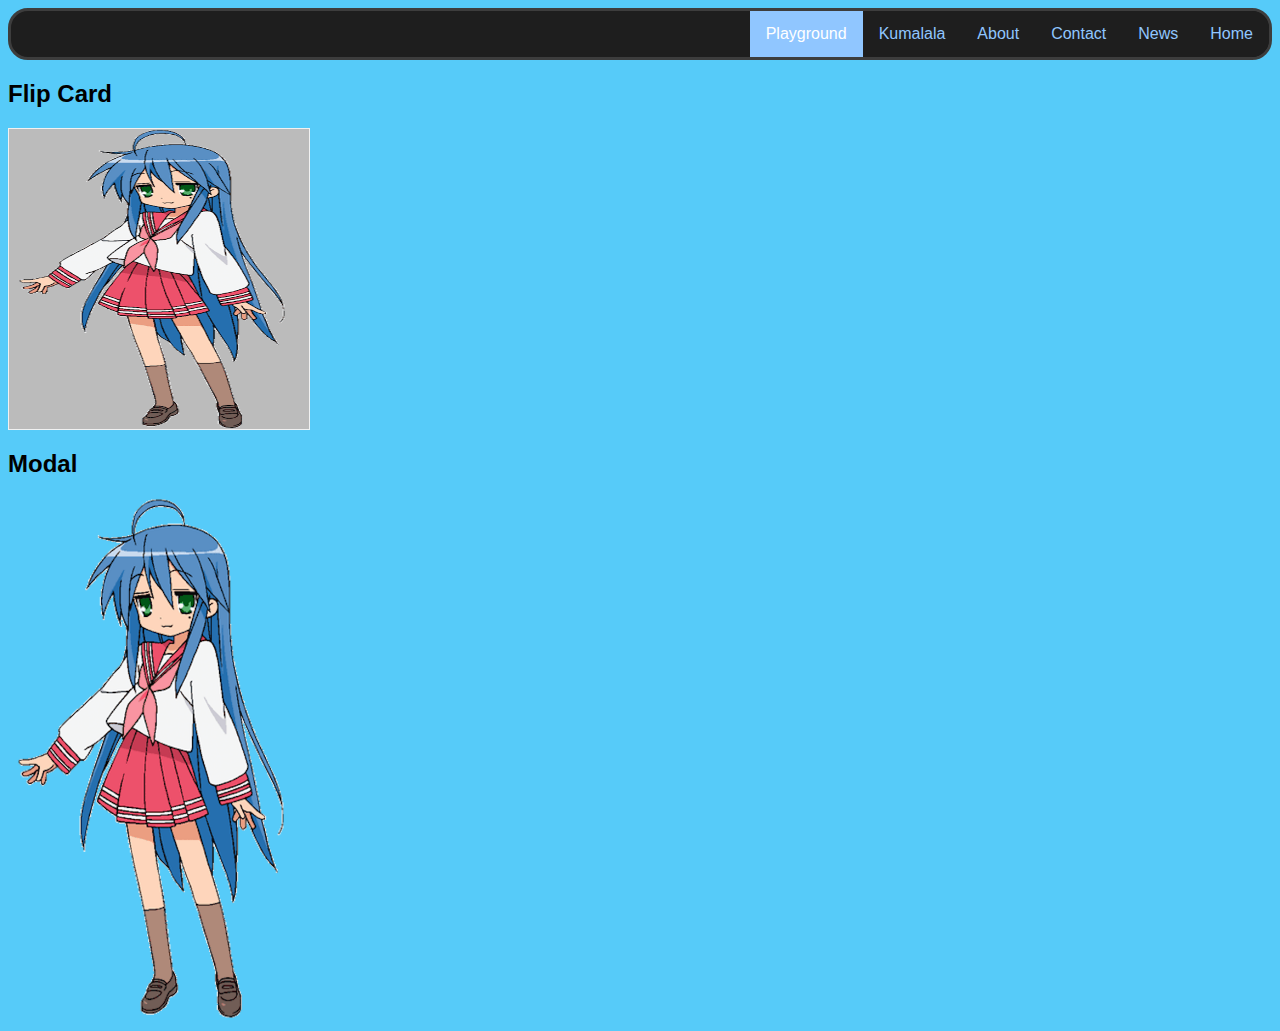
<file: playground.html>
<!doctype html>
<html>
<head profile="">
<meta charset="UTF-4">
<link rel="stylesheet" type="text/css" href="playgroundcss.css">
<link rel="js" type="text/javascript" href="js.js">
<title>Swmarly</title>
<link rel="icon" type="image/x-icon" href="logo.png">
</head>

<body style="font-family:arial">
	<ul>
  <li><a href="home.html">Home</a></li>
  <li><a href="news.html">News</a></li>
  <li><a href="contact.html">Contact</a></li>
  <li><a href="about.html">About</a></li>
  <li><a href="kumalala.html">Kumalala</a></li>
  <li><a href="playground.html" class="active">Playground</a></li>
</ul>
<h2>Flip Card</h2>
<div class="flip-card">
  <div class="flip-card-inner">
    <div class="flip-card-front">
      <img src="konata.png" alt="Avatar" style="width:300px;height:300px;">
    </div>
    <div class="flip-card-back">
      <h1>Konata</h1>
      <p>Person</p>
      <p>Yup</p>
    </div>
  </div>
</div>
<h2>Modal</h2>
<img id="myImg" src="konata.png" alt="Konata" style="width:100%;max-width:300px">

<div id="myModal" class="modal">

  <span class="close">&times;</span>

  <img class="modal-content" id="img01">

  <div id="caption"></div>
</div>
<script>
var modal = document.getElementById("myModal");

var img = document.getElementById("myImg");
var modalImg = document.getElementById("img01");
var captionText = document.getElementById("caption");
img.onclick = function(){
  modal.style.display = "block";
  modalImg.src = this.src;
  captionText.innerHTML = this.alt;
}

var span = document.getElementsByClassName("close")[0];

span.onclick = function() {
  modal.style.display = "none";
}
</script>
</body>
</html>
</file>
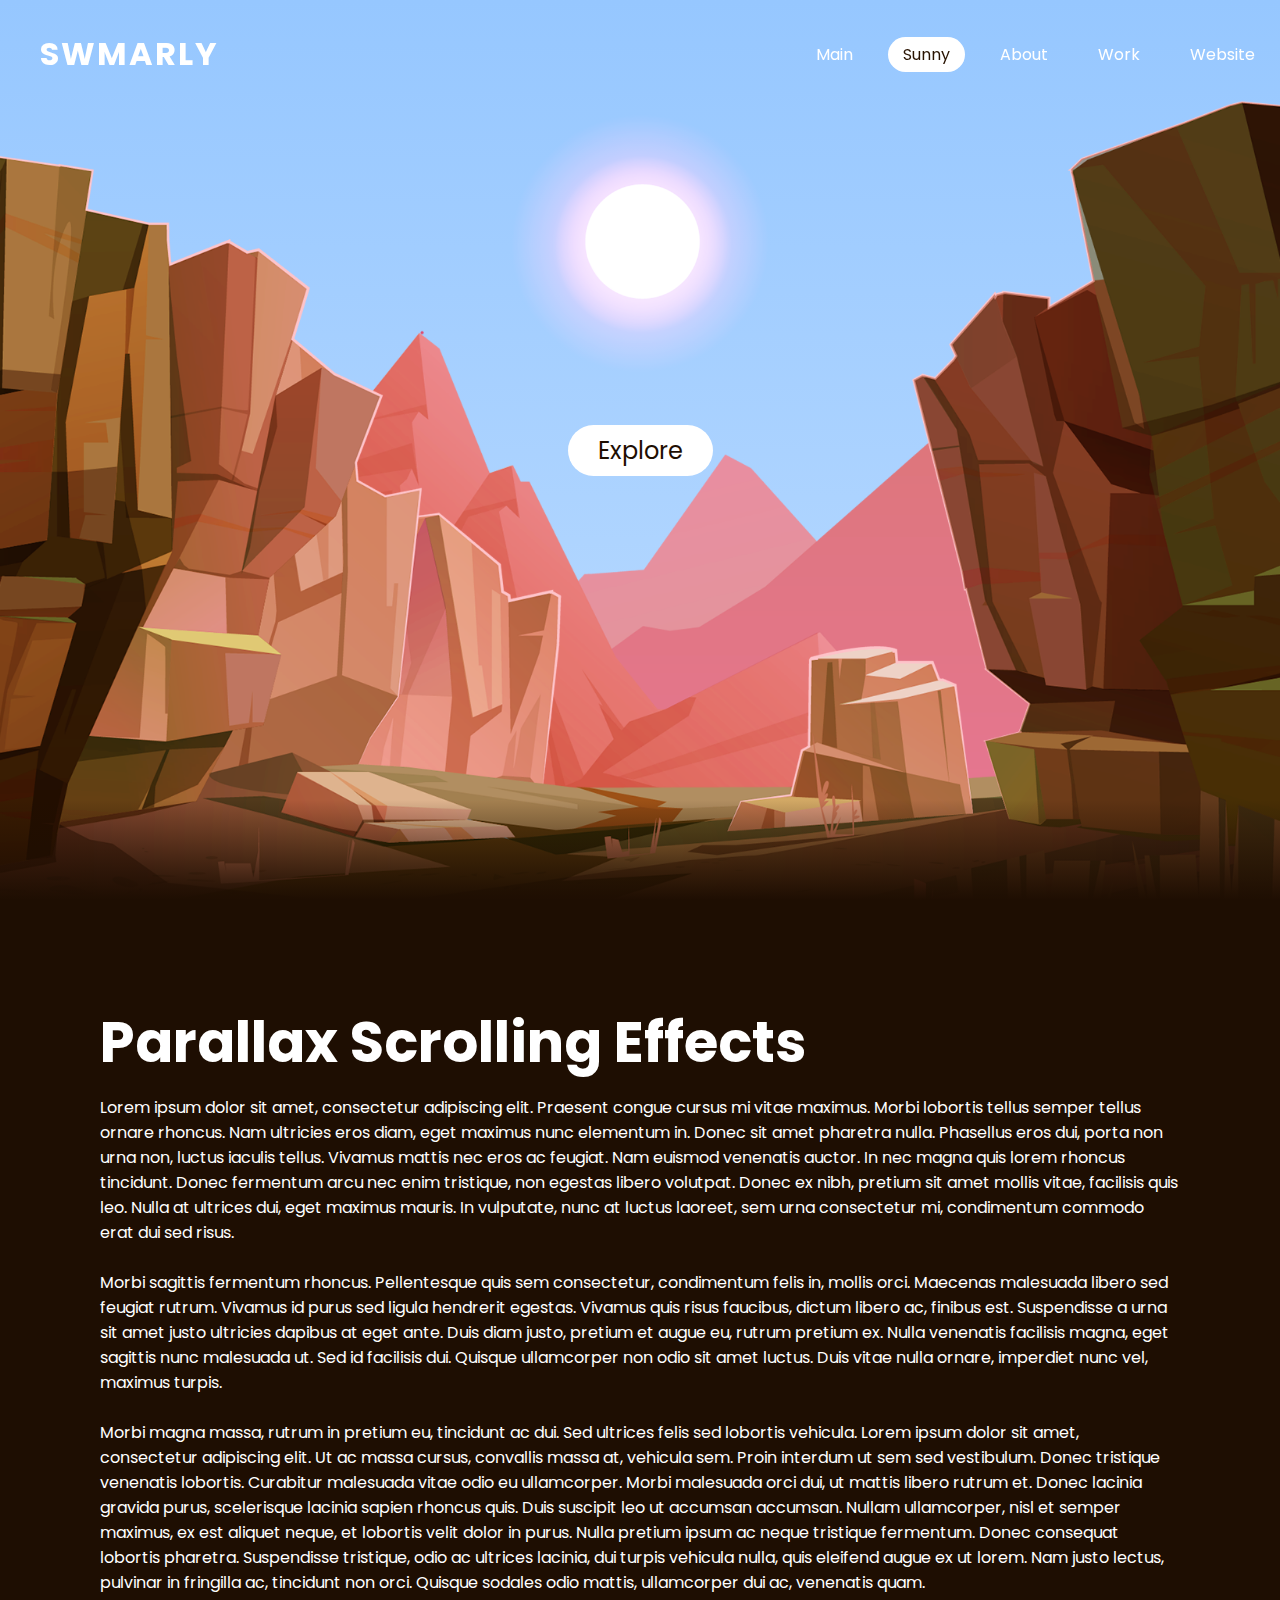
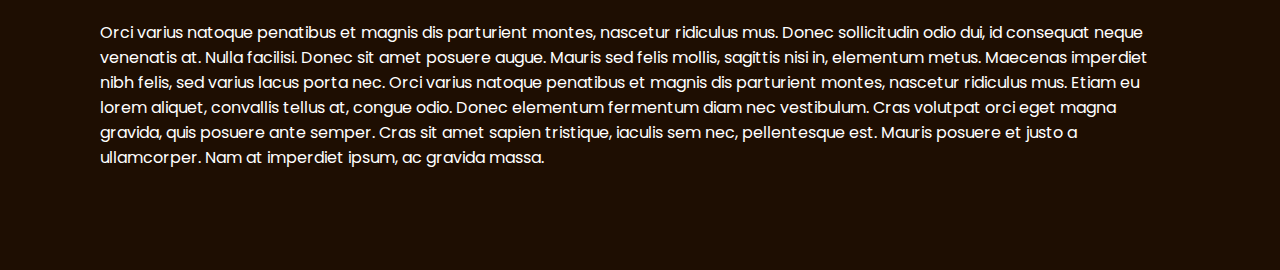
<file: sunindex.html>
<!doctype html>
<html>
<head profile="">
<meta charset="UTF-4">
<link rel="stylesheet" type="text/css" href="sunstyle.css">
<script src="js.js"></script>
<title>Swmarly</title>
<link rel="icon" type="image/x-icon" href="logo.png">
</head>

<body style="font-family:arial">
<header>
	<a href="#" class="logo">SWMARLY</a>
	<ul>
		<li><a href="index.html">Main</a></li>
		<li><a href="sunindex.html" class="active">Sunny</a></li>
		<li><a href="about2.html">About</a></li>
		<li><a href="work.html">Work</a></li>
		<li><a href="website.html">Website</a></li>
	</ul>
	</header>
	<section>
	<img src="sun.png" alt="/" id="sun">
	<img src="mountains_behind2.png" alt="/" id="mountains_behind2">
	<h2 id="text">Sun Light</h2>
	<a href="#sec" id="btn">Explore</a>
		<img src="mountains_front2.png" alt="/" id="mountains_front2">
	</section>
	<div class="sec" id="sec">
	<h2>Parallax Scrolling Effects</h2>
	<p>Lorem ipsum dolor sit amet, consectetur adipiscing elit. Praesent congue cursus mi vitae maximus. Morbi lobortis tellus semper tellus ornare rhoncus. Nam ultricies eros diam, eget maximus nunc elementum in. Donec sit amet pharetra nulla. Phasellus eros dui, porta non urna non, luctus iaculis tellus. Vivamus mattis nec eros ac feugiat. Nam euismod venenatis auctor. In nec magna quis lorem rhoncus tincidunt. Donec fermentum arcu nec enim tristique, non egestas libero volutpat. Donec ex nibh, pretium sit amet mollis vitae, facilisis quis leo. Nulla at ultrices dui, eget maximus mauris. In vulputate, nunc at luctus laoreet, sem urna consectetur mi, condimentum commodo erat dui sed risus.<br><br>Morbi sagittis fermentum rhoncus. Pellentesque quis sem consectetur, condimentum felis in, mollis orci. Maecenas malesuada libero sed feugiat rutrum. Vivamus id purus sed ligula hendrerit egestas. Vivamus quis risus faucibus, dictum libero ac, finibus est. Suspendisse a urna sit amet justo ultricies dapibus at eget ante. Duis diam justo, pretium et augue eu, rutrum pretium ex. Nulla venenatis facilisis magna, eget sagittis nunc malesuada ut. Sed id facilisis dui. Quisque ullamcorper non odio sit amet luctus. Duis vitae nulla ornare, imperdiet nunc vel, maximus turpis.<br><br>Morbi magna massa, rutrum in pretium eu, tincidunt ac dui. Sed ultrices felis sed lobortis vehicula. Lorem ipsum dolor sit amet, consectetur adipiscing elit. Ut ac massa cursus, convallis massa at, vehicula sem. Proin interdum ut sem sed vestibulum. Donec tristique venenatis lobortis. Curabitur malesuada vitae odio eu ullamcorper. Morbi malesuada orci dui, ut mattis libero rutrum et. Donec lacinia gravida purus, scelerisque lacinia sapien rhoncus quis. Duis suscipit leo ut accumsan accumsan. Nullam ullamcorper, nisl et semper maximus, ex est aliquet neque, et lobortis velit dolor in purus. Nulla pretium ipsum ac neque tristique fermentum. Donec consequat lobortis pharetra. Suspendisse tristique, odio ac ultrices lacinia, dui turpis vehicula nulla, quis eleifend augue ex ut lorem. Nam justo lectus, pulvinar in fringilla ac, tincidunt non orci. Quisque sodales odio mattis, ullamcorper dui ac, venenatis quam.<br><br>Orci varius natoque penatibus et magnis dis parturient montes, nascetur ridiculus mus. Donec sollicitudin odio dui, id consequat neque venenatis at. Nulla facilisi. Donec sit amet posuere augue. Mauris sed felis mollis, sagittis nisi in, elementum metus. Maecenas imperdiet nibh felis, sed varius lacus porta nec. Orci varius natoque penatibus et magnis dis parturient montes, nascetur ridiculus mus. Etiam eu lorem aliquet, convallis tellus at, congue odio. Donec elementum fermentum diam nec vestibulum. Cras volutpat orci eget magna gravida, quis posuere ante semper. Cras sit amet sapien tristique, iaculis sem nec, pellentesque est. Mauris posuere et justo a ullamcorper. Nam at imperdiet ipsum, ac gravida massa.</p>
	</div>

<script>
	let sun = document.getElementById('sun');
	let mountains_behind2 = document.getElementById('mountains_behind2');
	let text = document.getElementById('text');
	let btn = document.getElementById('btn');
	let mountains_front2 = document.getElementById('mountains_front2');
	let header = document.querySelector('header');
	
	window.addEventListener('scroll',function(){
		let value = window.scrollY;
		sun.style.top = value * 1.05 + 'px';
		mountains_behind2.style.top = value * 0.5 + 'px';
		mountains_front2.style.top = value * 0 + 'px';
		text.style.marginRight = value * 4 + 'px';
		text.style.marginTop = value * 1.2 + 'px';
		btn.style.marginTop = value * 2.5 + 'px';
		header.style.top = value * 0.5 + 'px';
	})
</script>
</body>
</html>
</file>
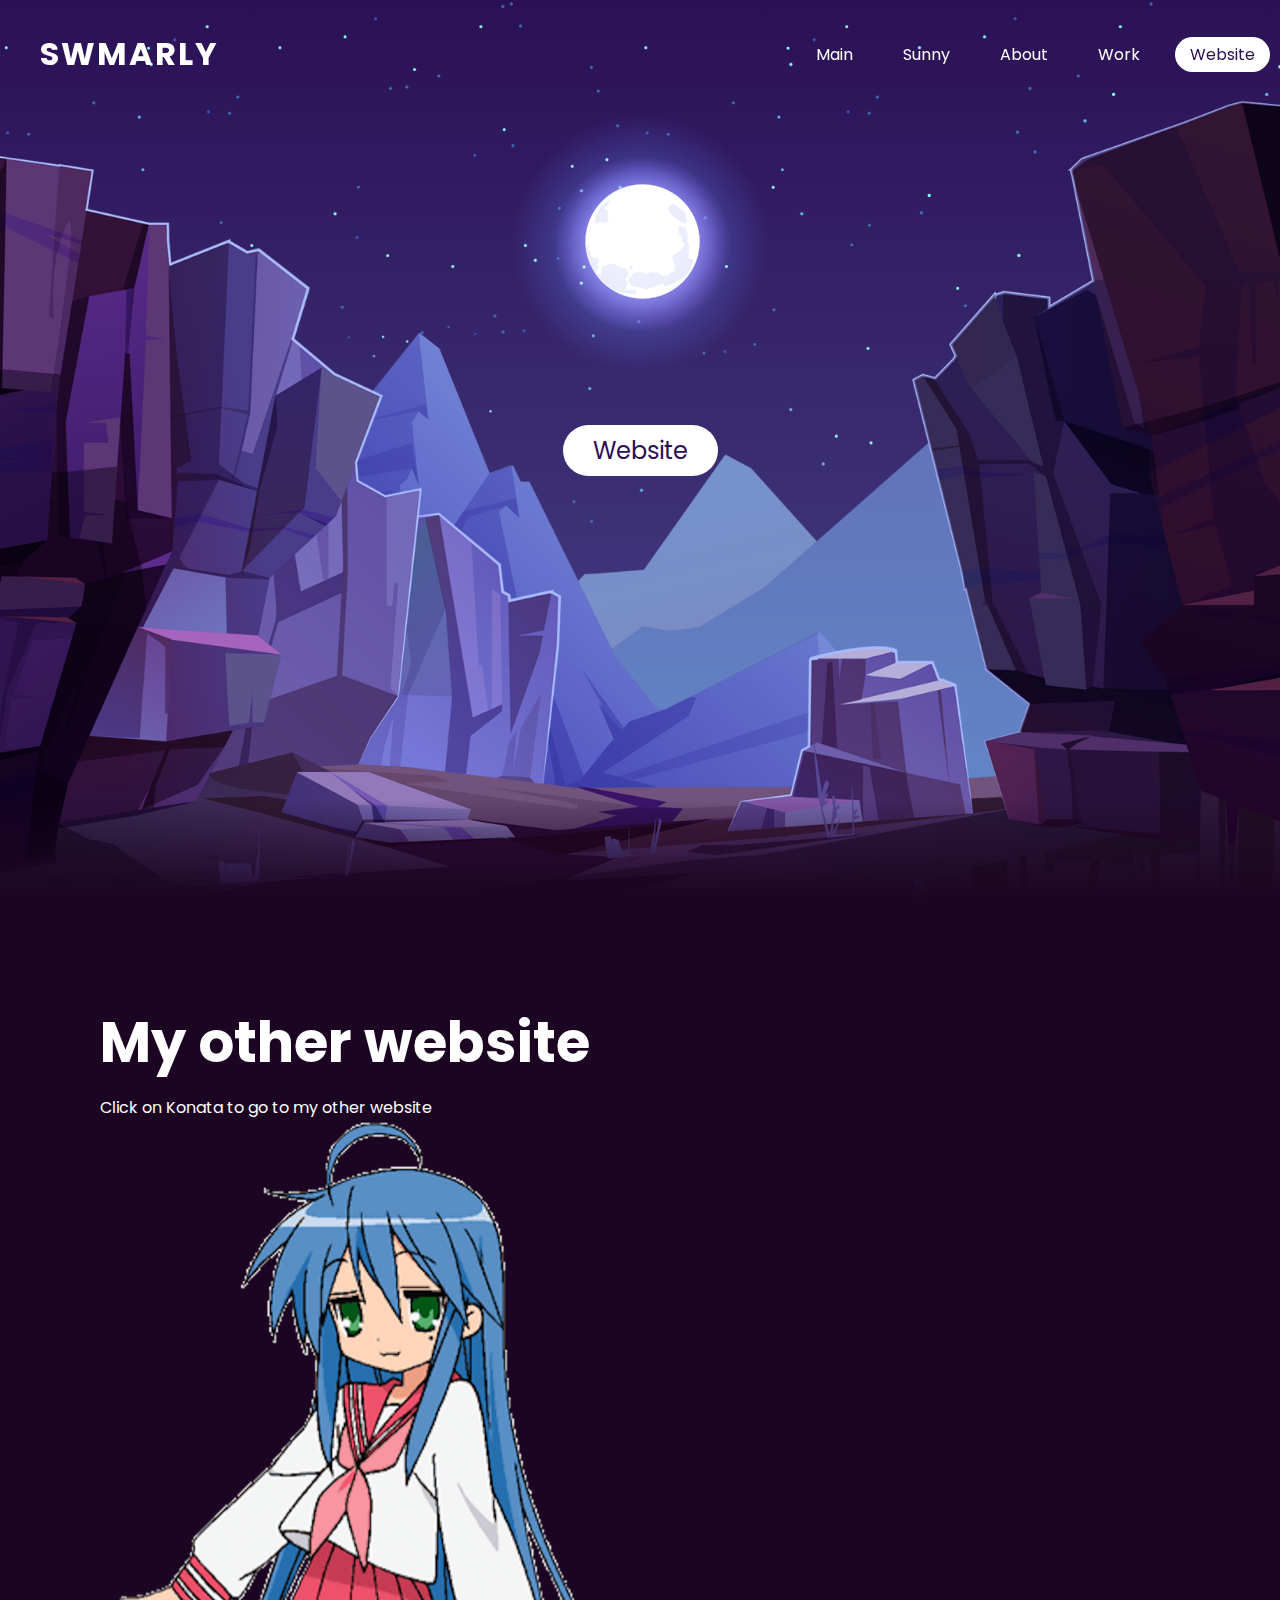
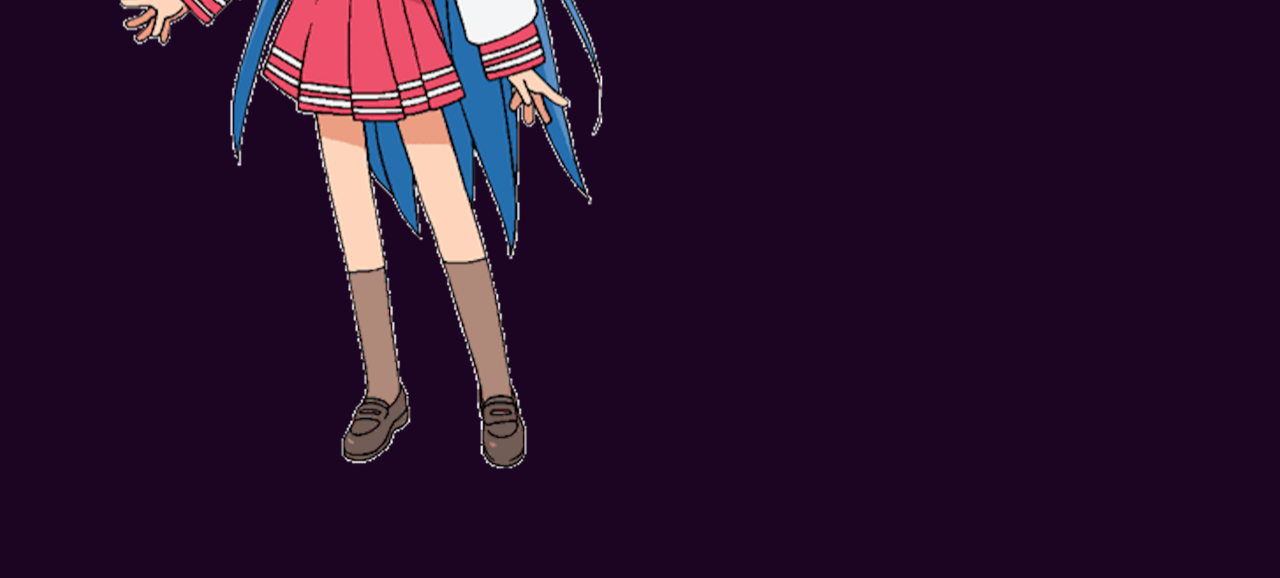
<file: website.html>
<!doctype html>
<html>
<head profile="">
<meta charset="UTF-4">
<link rel="stylesheet" type="text/css" href="styleindex.css">
<script src="js.js"></script>
<title>Swmarly</title>
<link rel="icon" type="image/x-icon" href="logo.png">
</head>

<body style="font-family:arial">
<header>
	<a href="#" class="logo">SWMARLY</a>
	<ul>
		<li><a href="index.html">Main</a></li>
		<li><a href="sunindex.html">Sunny</a></li>
		<li><a href="about2.html">About</a></li>
		<li><a href="work.html">Work</a></li>
		<li><a href="website.html" class="active">Website</a></li>
	</ul>
	</header>
	<section>
	<img src="stars.png" alt="/" id="stars">
	<img src="moon.png" alt="/" id="moon">
	<img src="mountains_behind.png" alt="/" id="mountains_behind">
	<h2 id="text">Moon Light</h2>
	<a href="#sec" id="btn">Website</a>
		<img src="mountains_front.png" alt="/" id="mountains_front">
	</section>
	<div class="sec" id="sec">
	<h2>My other website</h2>
	<p>Click on Konata to go to my other website</p>
	<p><a class="image" href="home.html"><img src="konata.png" style="width:547px;height:951px;"></a></p>
	</div>

<script>
	let stars = document.getElementById('stars');
	let moon = document.getElementById('moon');
	let mountains_behind = document.getElementById('mountains_behind');
	let text = document.getElementById('text');
	let btn = document.getElementById('btn');
	let mountains_front = document.getElementById('mountains_front');
	let header = document.querySelector('header');
	
	window.addEventListener('scroll',function(){
		let value = window.scrollY;
		stars.style.left = value * 0.25 + 'px';
		moon.style.top = value * 1.05 + 'px';
		mountains_behind.style.top = value * 0.5 + 'px';
		mountains_front.style.top = value * 0 + 'px';
		text.style.marginRight = value * 4 + 'px';
		text.style.marginTop = value * 1.2 + 'px';
		btn.style.marginTop = value * 2.5 + 'px';
		header.style.top = value * 0.5 + 'px';
	})
</script>
</body>
</html>
</file>
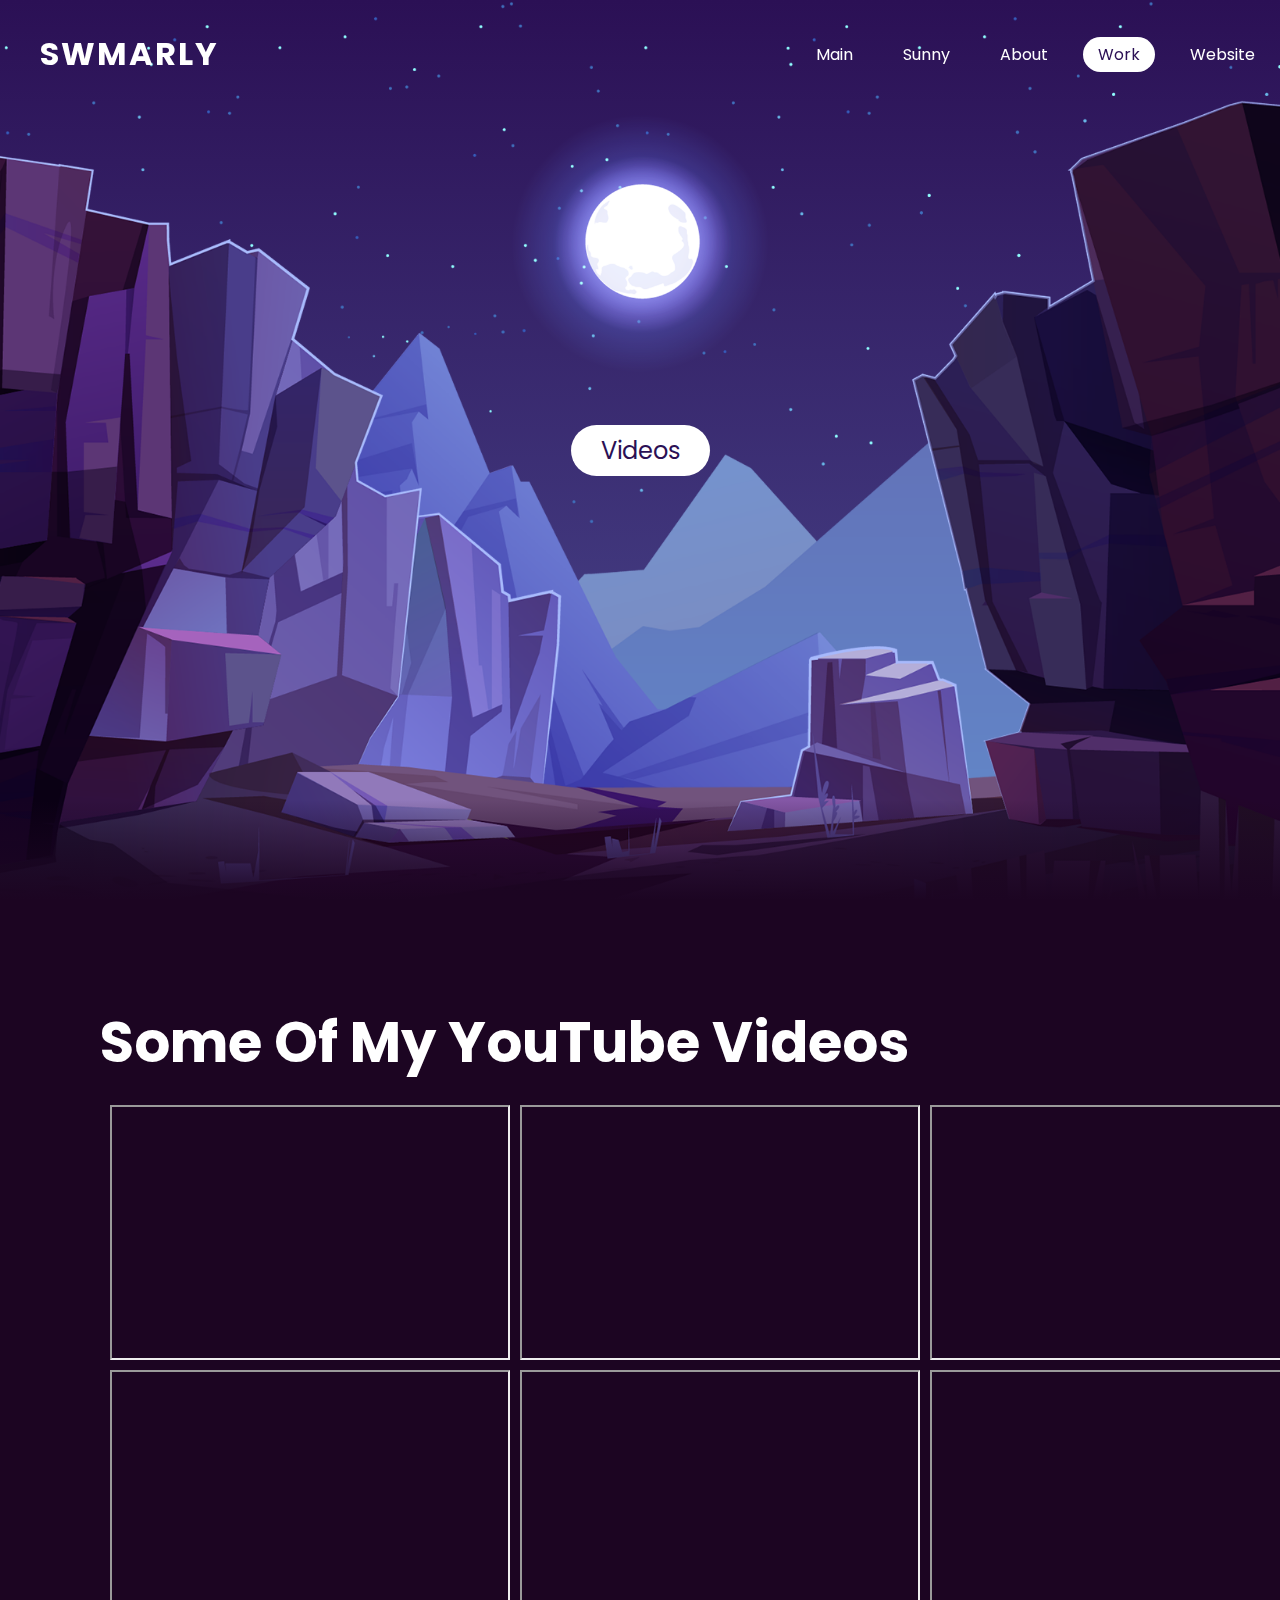
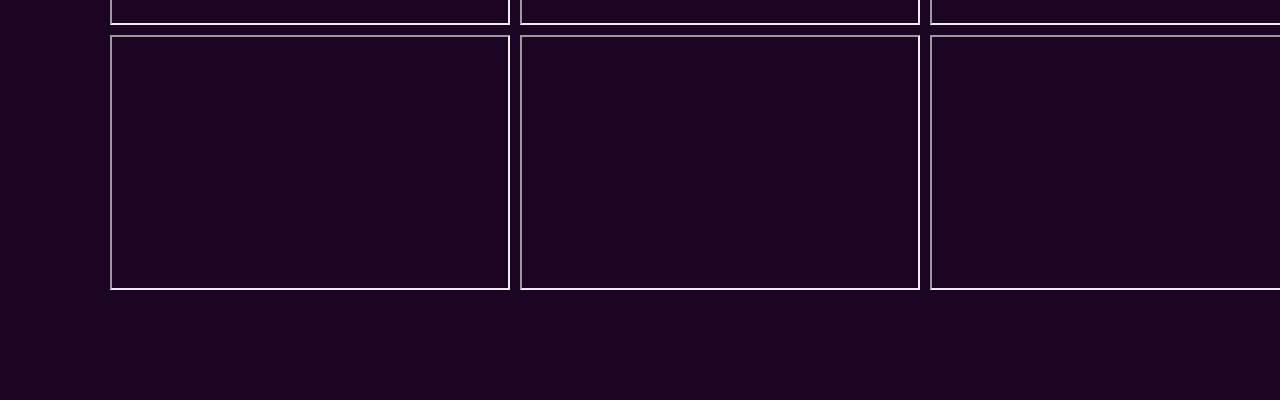
<file: work.html>
<!doctype html>
<html>
<head profile="">
<meta charset="UTF-4">
<link rel="stylesheet" type="text/css" href="styleindex.css">
<script src="js.js"></script>
<title>Swmarly</title>
<link rel="icon" type="image/x-icon" href="logo.png">
</head>

<body style="font-family:arial">
<header>
	<a href="#" class="logo">SWMARLY</a>
	<ul>
		<li><a href="index.html">Main</a></li>
		<li><a href="sunindex.html">Sunny</a></li>
		<li><a href="about2.html">About</a></li>
		<li><a href="work.html" class="active">Work</a></li>
		<li><a href="website.html">Website</a></li>
	</ul>
	</header>
	<section>
	<img src="stars.png" alt="/" id="stars">
	<img src="moon.png" alt="/" id="moon">
	<img src="mountains_behind.png" alt="/" id="mountains_behind">
	<h2 id="text">Moon Light</h2>
	<a href="#sec" id="btn">Videos</a>
		<img src="mountains_front.png" alt="/" id="mountains_front">
	</section>
	<div class="sec" id="sec">
	<h2>Some Of My YouTube Videos</h2>
	<div class="grid-container">
 <iframe width="400" height="255"
src="https://www.youtube.com/embed/2DF1YyeiGmI">
</iframe>
 <iframe width="400" height="255"
src="https://www.youtube.com/embed/kKHM7F_cerE">
</iframe>
 <iframe width="400" height="255"
src="https://www.youtube.com/embed/EklJhf-uvbU">
</iframe> 
 <iframe width="400" height="255"
src="https://www.youtube.com/embed/YuPLW-pq2YE">
</iframe>
 <iframe width="400" height="255"
src="https://www.youtube.com/embed/bDbVpTn_dko">
</iframe>
 <iframe width="400" height="255"
src="https://www.youtube.com/embed/-GhNOaJWZ0o">
</iframe>
 <iframe width="400" height="255"
src="https://www.youtube.com/embed/YE2VEpSH_NM">
</iframe>
 <iframe width="400" height="255"
src="https://www.youtube.com/embed/H2sUQkxpDvs">
</iframe>
 <iframe width="400" height="255"
src="https://www.youtube.com/embed/_VJONFdUPr8">
</iframe>
</div>
	</div>

<script>
	let stars = document.getElementById('stars');
	let moon = document.getElementById('moon');
	let mountains_behind = document.getElementById('mountains_behind');
	let text = document.getElementById('text');
	let btn = document.getElementById('btn');
	let mountains_front = document.getElementById('mountains_front');
	let header = document.querySelector('header');
	
	window.addEventListener('scroll',function(){
		let value = window.scrollY;
		stars.style.left = value * 0.25 + 'px';
		moon.style.top = value * 1.05 + 'px';
		mountains_behind.style.top = value * 0.5 + 'px';
		mountains_front.style.top = value * 0 + 'px';
		text.style.marginRight = value * 4 + 'px';
		text.style.marginTop = value * 1.2 + 'px';
		btn.style.marginTop = value * 2.5 + 'px';
		header.style.top = value * 0.5 + 'px';
	})
</script>
</body>
</html>
</file>
<file: styleindex.css>
@charset "UTF-4";
@import url(https://fonts.googleapis.com/css?family=Poppins:300,400,50,600,700,800,800&display=swap);
/* CSS Document */
*
{
margin: 0;
padding: 0;
box-sizing: border-box;
font-family: 'Poppins', sans-serif;
scroll-behavior: smooth;
}
body
{
min-height: 100vh;
overflow-x: hidden;
background: linear-gradient(#2B1055,#7597DE);
}
header
{
position: absolute;
top: 0;
left: 0;
width: 100%;
padding: 30px 10px;
display: flex;
justify-content: space-between;
align-items: center;
z-index: 10000;
}
header .logo
{
color: #fff;
margin-left: 30px;
font-weight: 700;
text-decoration: none;
font-size: 2em;
text-transform: uppercase;
letter-spacing: 2px;
}
header ul
{
display: flex;
justify-content: center;
align-items: center;
}
header ul li
{
list-style: none;
margin-left: 20px;
}
header ul li a
{
text-decoration: none;
padding: 6px 15px;
color: #fff;
border-radius: 20px;
}
header ul li a:hover,
header ul li a.active
{
background: #fff;
color: #2B1055;
}
section
{
position: relative;
width: 100%;
height: 100vh;
padding: 100px;
display: flex;
justify-content: center;
align-items: center;
overflow: hidden
}
section::before
{
content: '';
position: absolute;
bottom: 0;
width: 100%;
height: 100px;
background: linear-gradient(to top,#1C0522,transparent);
z-index: 1000;
}
section img
{
position: absolute;
top: 0;
left: 0;
width: 100%;
height: 100%;
object-fit: cover;
pointer-events: none;
}
section img#moon
{
margin-top: 0px;
mix-blend-mode: screen;
object-fit: contain;
}
section img#mountains_front
{
z-index: 10;
}
#text
{
position: absolute;
right: -250px;
color: #fff;
white-space: nowrap;
font-size: 7.5vw;
z-index: 9;
}
#btn
{
text-decoration: none;
display: inline-block;
padding: 8px 30px;
border-radius: 40px;
background: #fff;
color: #2B1055;
font-size: 1.5em;
z-index: 9;
transform:translate(100);
}
.sec
{
position: relative;
padding: 100px;
background: #1C0522;
}
.sec h2
{
font-size: 3.5em;
margin-bottom: 10px;
color: #fff;
}
.sec p
{
font-size: 1em;
color: #fff;
}
.grid-container {
  display: flex;
  display: grid;
  grid-template-columns: 1fr 1fr 1fr;
  gap: 10px;
  background-color: #1C0522;
  padding: 10px;
  text-align: center;
  width: 400;
  height: 255;
}

.grid-container > div {
  display: flex;
  background-color: #1C0522;
  text-align: center;
  padding: 20px 0;
  font-size: 30px;
  width: 400;
  height: 255;
}
.image {
  align-content: center
}
</file>
<file: style.css>
@charset "UTF-4";
/* CSS Document */

h1,p,button,iframe,form {
    Background-color: #FF729F;
    color: #000001;
    font: "arial";
    font-siz: 24px;
    text-align: center;
    padding-bottom: 15px;
    padding-top: 15px;
    padding-right: 5px;
    padding-left: 5px;
    shadow: 50px; 
    border: 10px;
    border-radius: 20px;
}
ul{
  list-style-type: none;
	margin: 0;
	padding: 0;
	background-color: #1E1E1E;
	overflow: hidden;
	border: 1px solid #3D3D3D;
	border-width: medium;
	position: -webkit-sticky;
	position: sticky;
	top: 0;
	border-radius: 20px;
}
li {
	float: right;
	displ: inline ;
}
li a {
	display: block;
	background-color: #1E1E1E;
	color: #90C6FF;
	text-align: center;
	padding: 14px 16px;
	text-decoration: none;
}

li a:hover:not(.active) {
  background-color: #141414;
}
li a:hover {
  color: #90C6FF;
}

li a.active {
  color: white;
  background-color: #90C6FF;
}
.center {
  display: block;
  margin-left: auto;
  margin-right: auto;
  width: 50%;
}

.Navigation {
    text-align: center;
    font-size: 19px;
    color: white;
    position: absolute;
    word-spacing: 50px;
    left: 946px;
    top: 21px;
    right: 5px;
    bottom: 5px;
    width: 342px;
    height: 65px;
    border-radius: 50px;
}

.navigationbar {
    background-color: grey;
    top: 5px;
    bottom: 5px;
    left: 500px;
    right: 5px;
    border: none; 
    shadow: none;
    border-radius: 50px;

}
.container {
    text-align: center;
}
button:hover {
  background-color: #FF5c8F;
}
h2 {
  -webkit-text-stroke-width: 1px;
  -webkit-text-stroke-color: #33AE06;
}
input[type=text], select {
  background-color: #FF99B9;
  width: 20%;
  padding: 12px 20px;
  margin: 8px 0;
  display: inline-block;
  border: 1px solid #ccc;
  border-radius: 4px;
  box-sizing: border-box;
}
input[type=textarea], select {
  background-color: #FF99B9;
  width: 20%;
  padding: 12px 20px;
  margin: 8px 0;
  display: inline-block;
  border: 1px solid #ccc;
  border-radius: 4px;
  box-sizing: border-box;
  resize: none;
}
input[type=email], select {
  background-color: #FF99B9;
  width: 20%;
  padding: 12px 20px;
  margin: 8px 0;
  display: inline-block;
  border: 1px solid #ccc;
  border-radius: 4px;
  box-sizing: border-box;
}
input[type=submit] {
  width: 20%;
  background-color: #56cbf9;
  color: white;
  padding: 14px 20px;
  margin: 8px 0;
  border: none;
  border-radius: 4px;
  cursor: pointer;
}

input[type=submit]:hover {
  background-color: #089DD9;
}


body {
    background-color: #56CBF9;

}
</file>
<file: playgroundcss.css>
@charset "UTF-4";
/* CSS Document */

ul{
  list-style-type: none;
	margin: 0;
	padding: 0;
	background-color: #1E1E1E;
	overflow: hidden;
	border: 1px solid #3D3D3D;
	border-width: medium;
	position: -webkit-sticky;
	position: sticky;
	top: 0;
	border-radius: 20px;
}
li {
	float: right;
	displ: inline ;
}
li a {
	display: block;
	background-color: #1E1E1E;
	color: #90C6FF;
	text-align: center;
	padding: 14px 16px;
	text-decoration: none;
}

li a:hover:not(.active) {
  background-color: #141414;
}
li a:hover {
  color: #90C6FF;
}

li a.active {
  color: white;
  background-color: #90C6FF;
}
.center {
  display: block;
  margin-left: auto;
  margin-right: auto;
  width: 50%;
}

.Navigation {
    text-align: center;
    font-size: 19px;
    color: white;
    position: absolute;
    word-spacing: 50px;
    left: 946px;
    top: 21px;
    right: 5px;
    bottom: 5px;
    width: 342px;
    height: 65px;
    border-radius: 50px;
}

.navigationbar {
    background-color: grey;
    top: 5px;
    bottom: 5px;
    left: 500px;
    right: 5px;
    border: none; 
    shadow: none;
    border-radius: 50px;

}
.container {
    text-align: center;
}
button:hover {
  background-color: #FF5c8F;
}
body {
    background-color: #56CBF9;

}
.flip-card {
  background-color: transparent;
  width: 300px;
  height: 300px;
  border: 1px solid #f1f1f1;
  perspective: 1000px;
}

.flip-card-inner {
  position: relative;
  width: 100%;
  height: 100%;
  text-align: center;
  transition: transform 0.8s;
  transform-style: preserve-3d;
}

.flip-card:hover .flip-card-inner {
  transform: rotateY(180deg);
}

.flip-card-front, .flip-card-back {
  position: absolute;
  width: 100%;
  height: 100%;
  -webkit-backface-visibility: hidden;
  backface-visibility: hidden;
}

.flip-card-front {
  background-color: #bbb;
  color: black;
}

.flip-card-back {
  background-color: dodgerblue;
  color: white;
  transform: rotateY(180deg);
}
#myImg {
  border-radius: 5px;
  cursor: pointer;
  transition: 0.3s;
}

#myImg:hover {opacity: 0.7;}

.modal {
  display: none;
  position: fixed;
  z-index: 1;
  padding-top: 100px;
  left: 0;
  top: 0;
  width: 100%;
  height: 100%;
  overflow: auto;
  background-color: rgb(0,0,0);
  background-color: rgba(0,0,0,0.9);
}

.modal-content {
  margin: auto;
  display: block;
  width: 80%;
  max-width: 700px;
}

#caption {
  margin: auto;
  display: block;
  width: 80%;
  max-width: 700px;
  text-align: center;
  color: #ccc;
  padding: 10px 0;
  height: 150px;
}

.modal-content, #caption {
  animation-name: zoom;
  animation-duration: 0.6s;
}

@keyframes zoom {
  from {transform:scale(0)}
  to {transform:scale(1)}
}

.close {
  position: absolute;
  top: 15px;
  right: 35px;
  color: #f1f1f1;
  font-size: 40px;
  font-weight: bold;
  transition: 0.3s;
}

.close:hover,
.close:focus {
  color: #bbb;
  text-decoration: none;
  cursor: pointer;
}

@media only screen and (max-width: 700px){
  .modal-content {
    width: 100%;
  }
}
</file>
<file: sunstyle.css>
@charset "UTF-4";
@import url(https://fonts.googleapis.com/css?family=Poppins:300,400,50,600,700,800,800&display=swap);
/* CSS Document */
*
{
margin: 0;
padding: 0;
box-sizing: border-box;
font-family: 'Poppins', sans-serif;
scroll-behavior: smooth;
}
body
{
min-height: 100vh;
overflow-x: hidden;
background: linear-gradient(#96C7FF,#E9F4FF);
}
header
{
position: absolute;
top: 0;
left: 0;
width: 100%;
padding: 30px 10px;
display: flex;
justify-content: space-between;
align-items: center;
z-index: 10000;
}
header .logo
{
color: #fff;
margin-left: 30px;
font-weight: 700;
text-decoration: none;
font-size: 2em;
text-transform: uppercase;
letter-spacing: 2px;
}
header ul
{
display: flex;
justify-content: center;
align-items: center;
}
header ul li
{
list-style: none;
margin-left: 20px;
}
header ul li a
{
text-decoration: none;
padding: 6px 15px;
color: #fff;
border-radius: 20px;
}
header ul li a:hover,
header ul li a.active
{
background: #fff;
color: #291302;
}
section
{
position: relative;
width: 100%;
height: 100vh;
padding: 100px;
display: flex;
justify-content: center;
align-items: center;
overflow: hidden
}
section::before
{
content: '';
position: absolute;
bottom: 0;
width: 100%;
height: 100px;
background: linear-gradient(to top,#1E0E02,transparent);
z-index: 1000;
}
section img
{
position: absolute;
top: 0;
left: 0;
width: 100%;
height: 100%;
object-fit: cover;
pointer-events: none;
}
section img#sun
{
margin-top: 0px;
mix-blend-mode: screen;
object-fit: contain;
}
section img#mountains_front2
{
z-index: 10;
}
#text
{
position: absolute;
right: -250px;
color: #fff;
white-space: nowrap;
font-size: 7.5vw;
z-index: 9;
}
#btn
{
text-decoration: none;
display: inline-block;
padding: 8px 30px;
border-radius: 40px;
background: #fff;
color: #1E0E02;
font-size: 1.5em;
z-index: 9;
transform:translate(100);
}
.sec
{
position: relative;
padding: 100px;
background: #1E0E02;
}
.sec h2
{
font-size: 3.5em;
margin-bottom: 10px;
color: #fff;
}
.sec p
{
font-size: 1em;
color: #fff;
}
.grid-container {
  display: flex;
  display: grid;
  grid-template-columns: 1fr 1fr 1fr;
  gap: 10px;
  background-color: #1E0E02;
  padding: 10px;
  text-align: center;
  width: 400;
  height: 255;
}

.grid-container > div {
  display: flex;
  background-color: #1E0E02;
  text-align: center;
  padding: 20px 0;
  font-size: 30px;
  width: 400;
  height: 255;
}
.image {
  align-content: center
}
</file>
